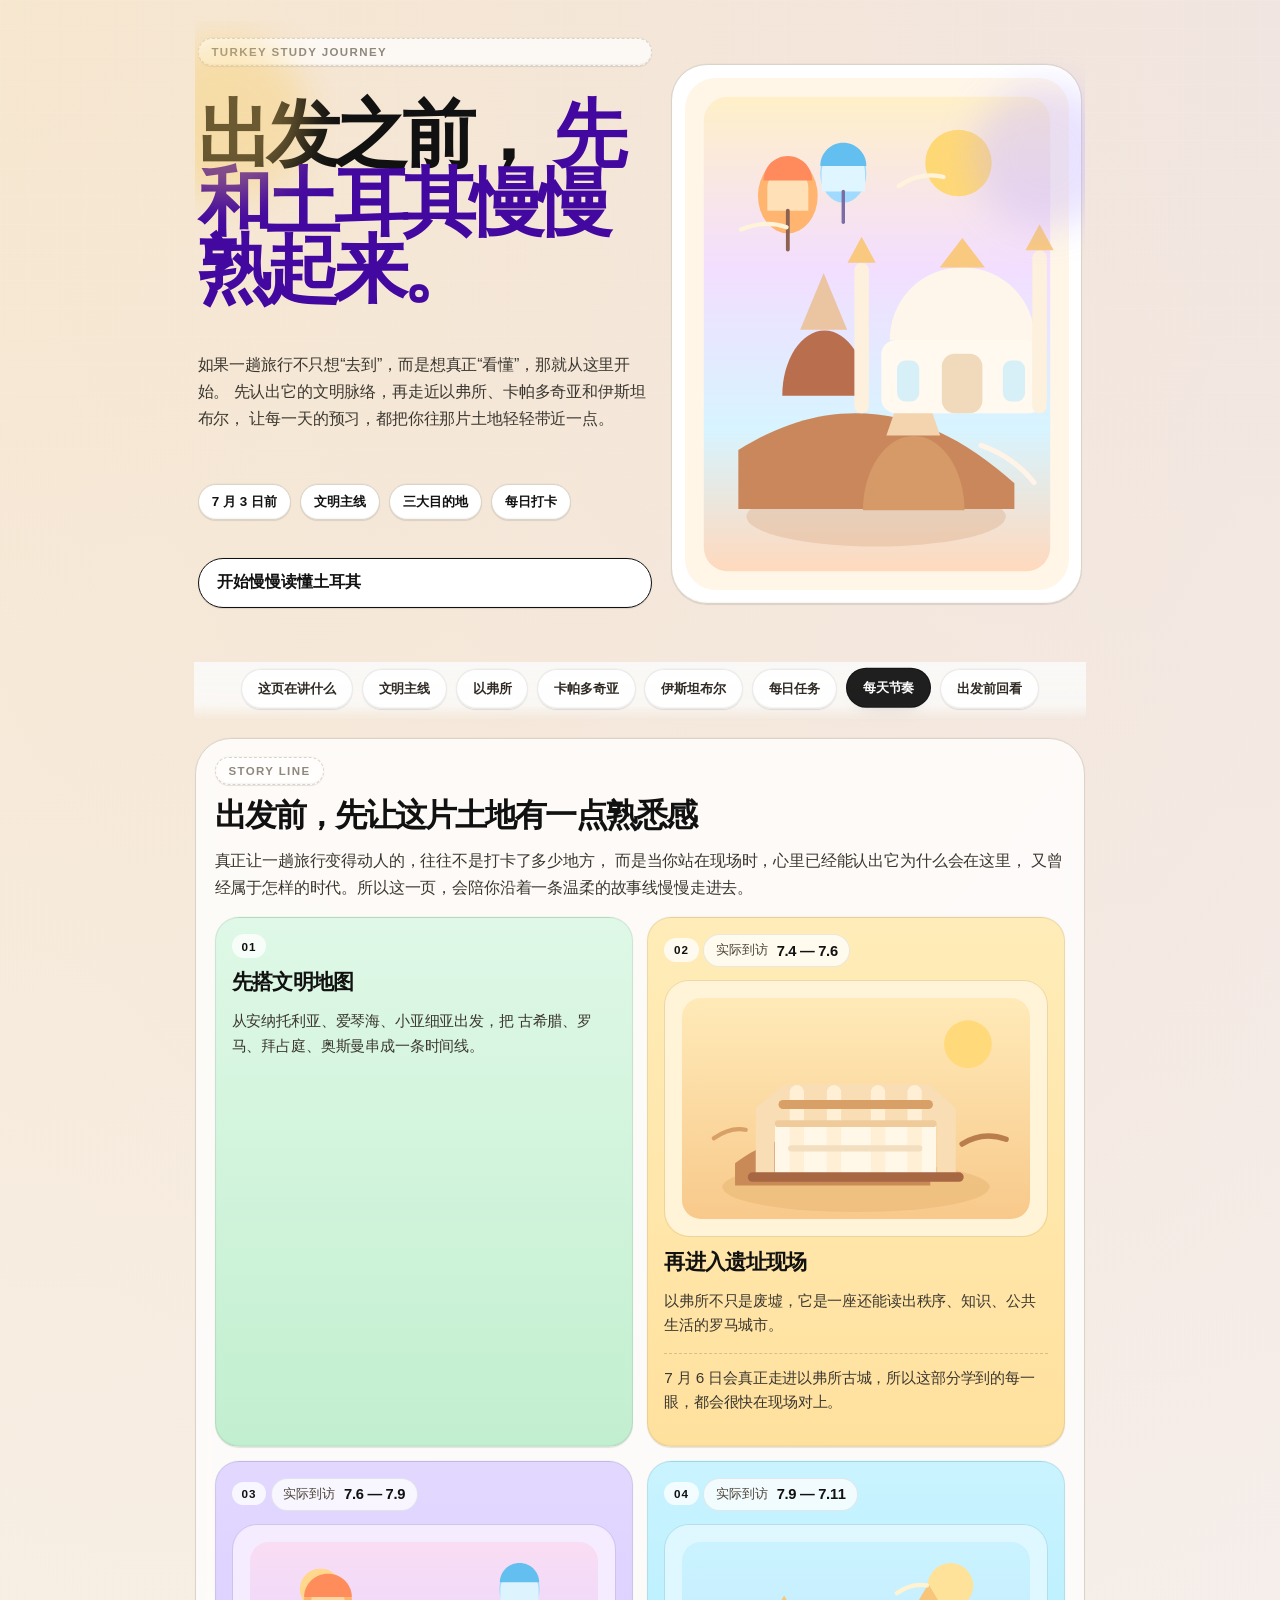
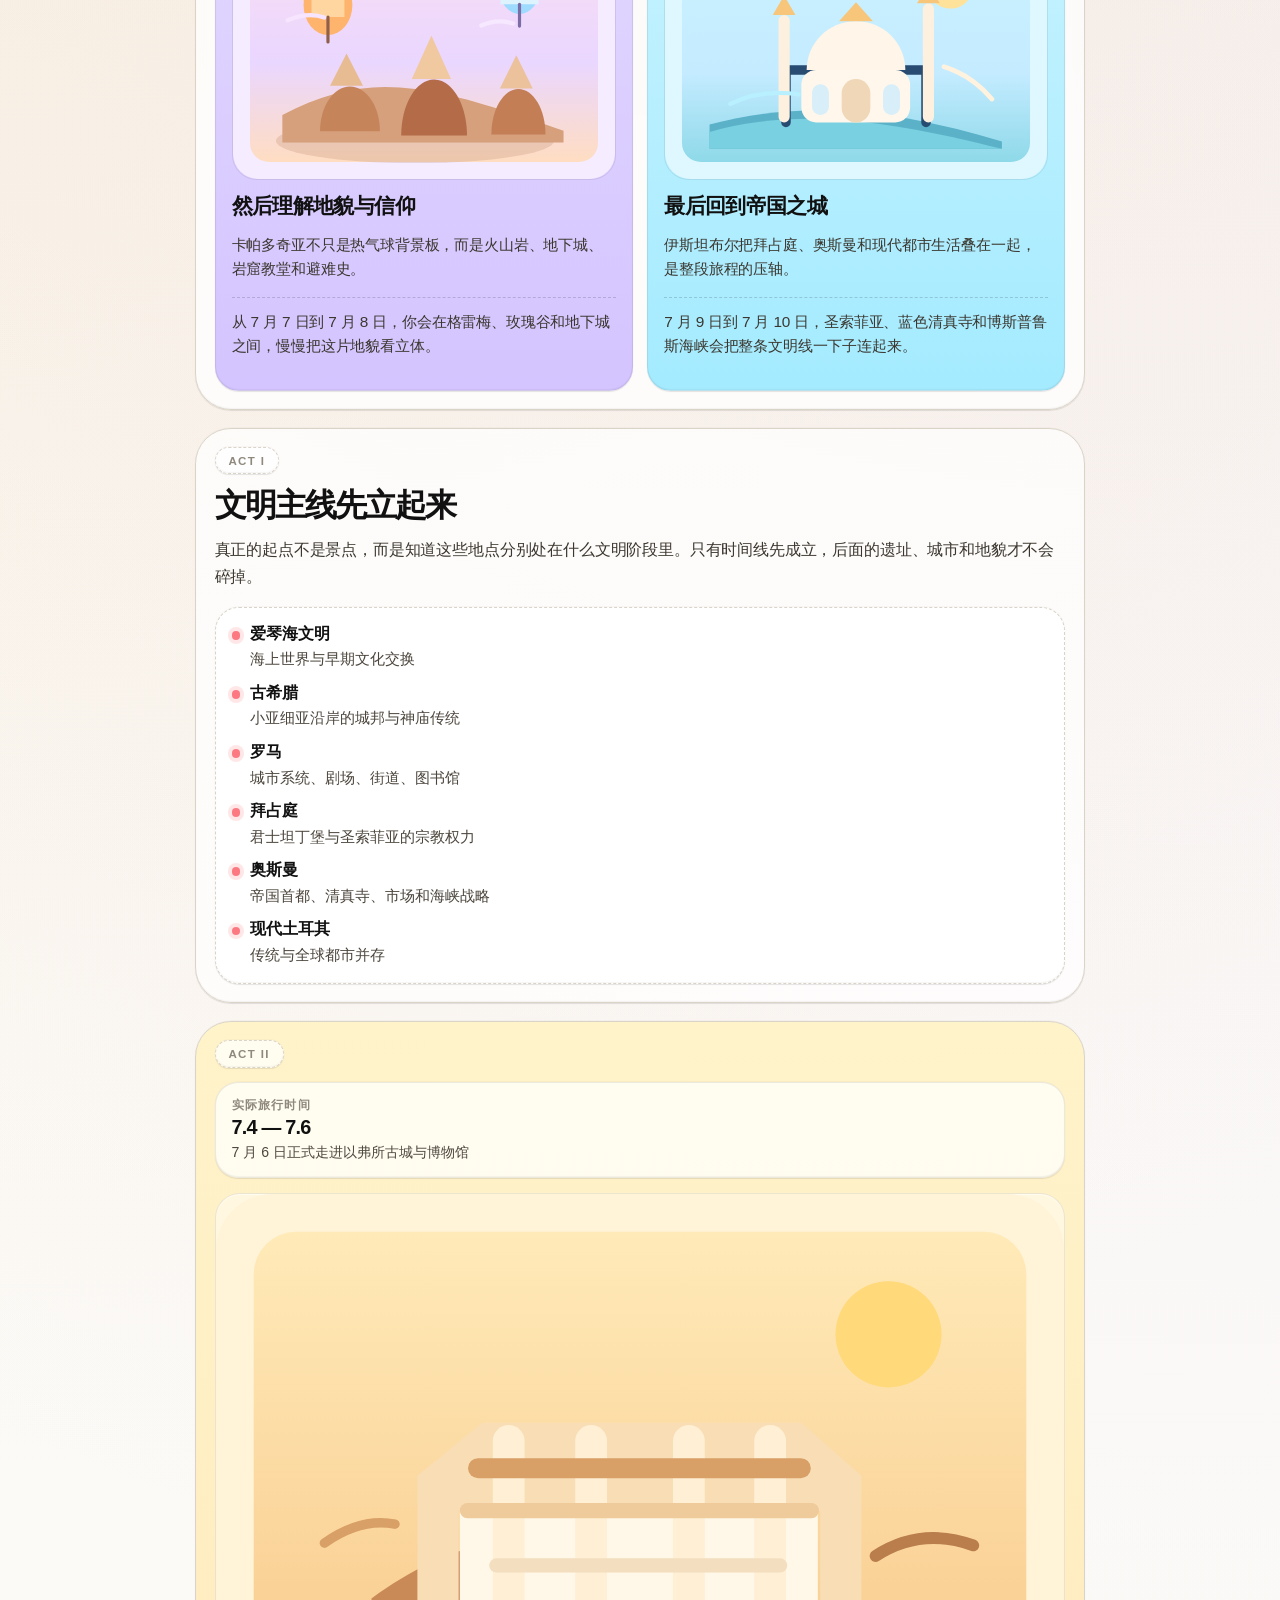
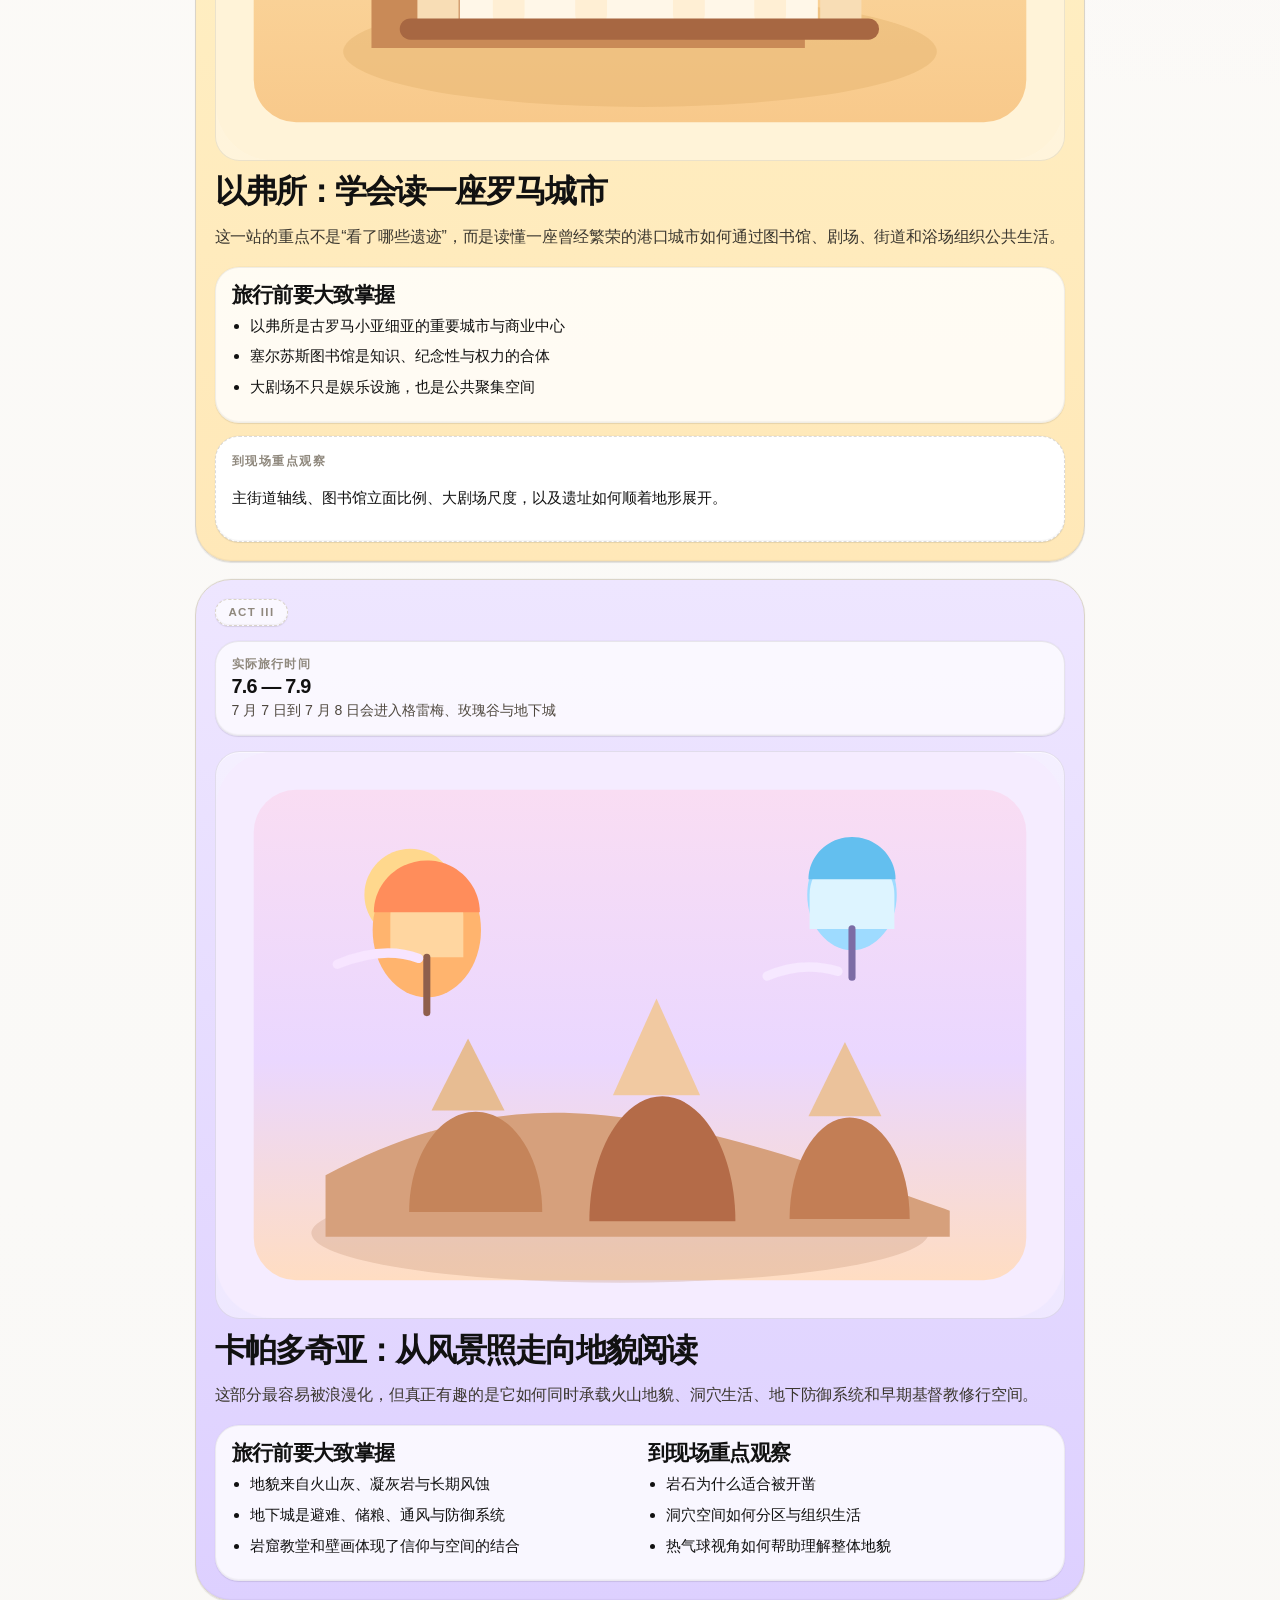
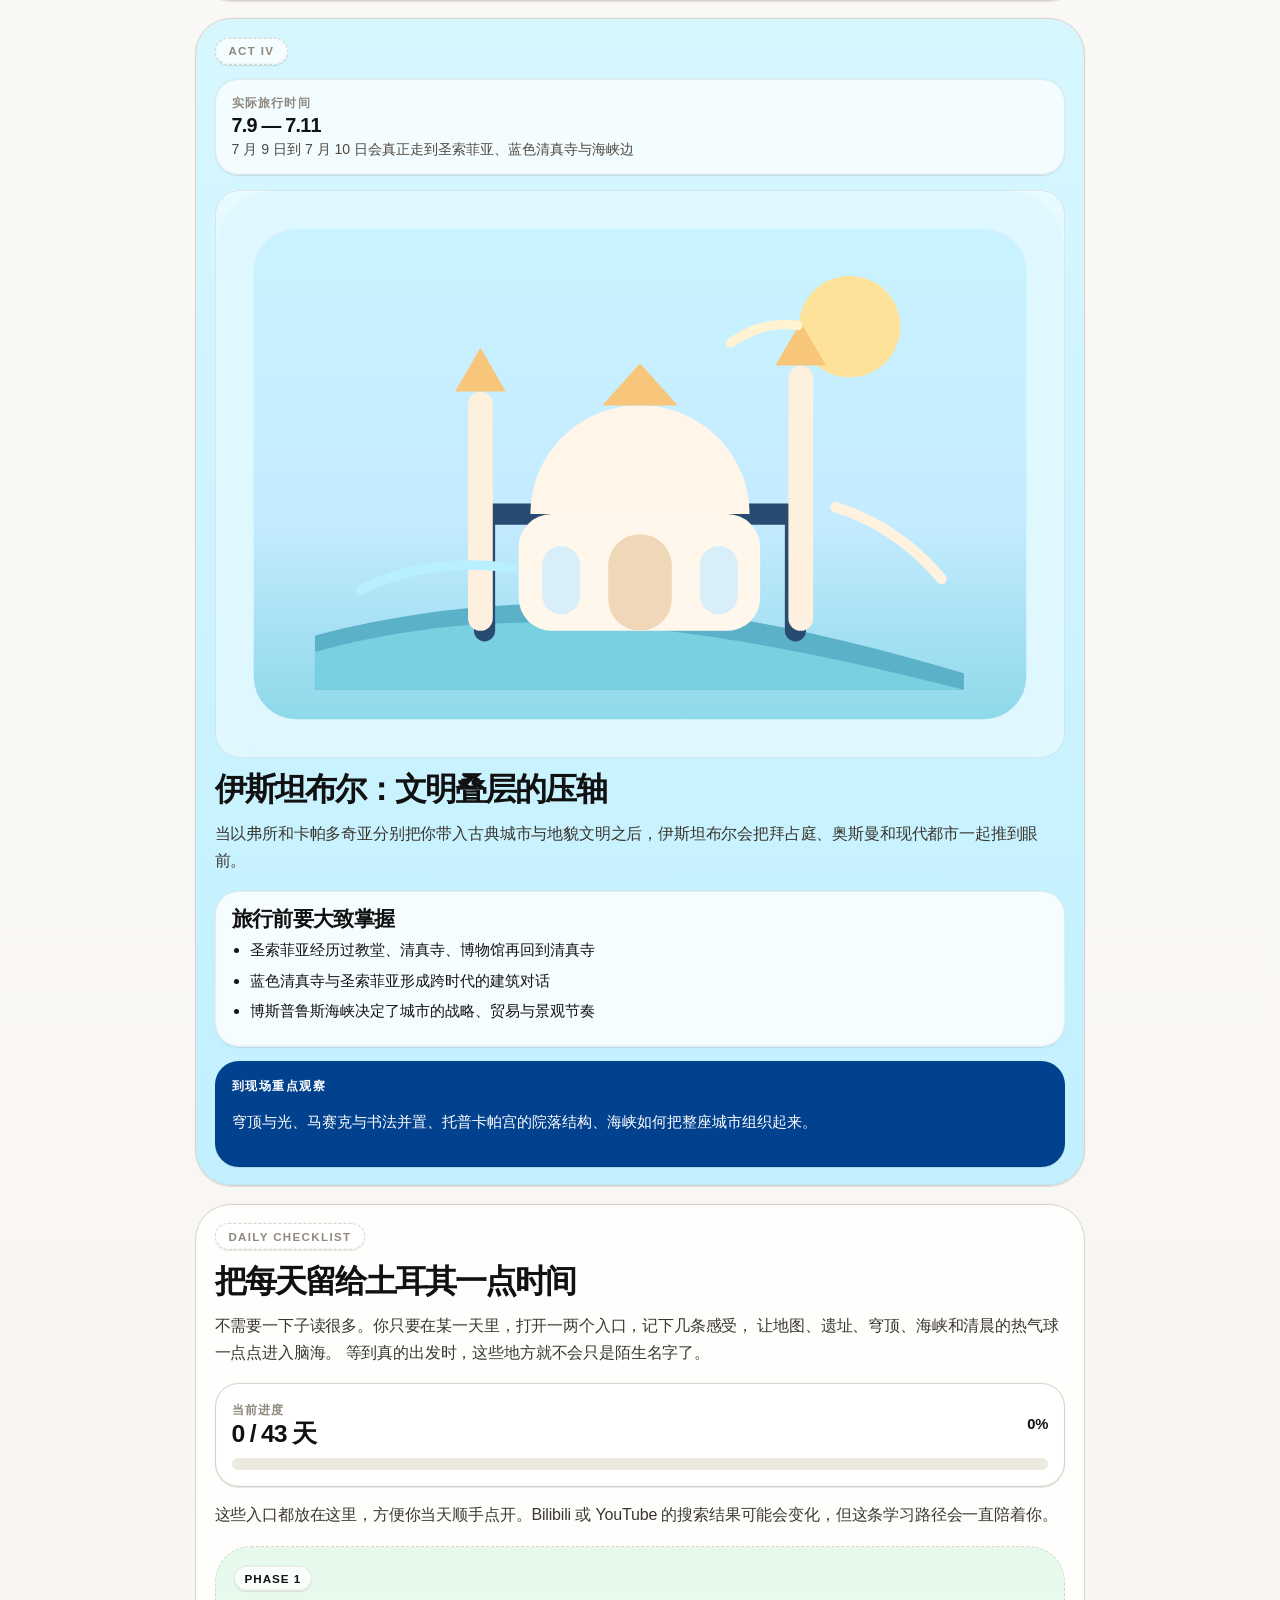
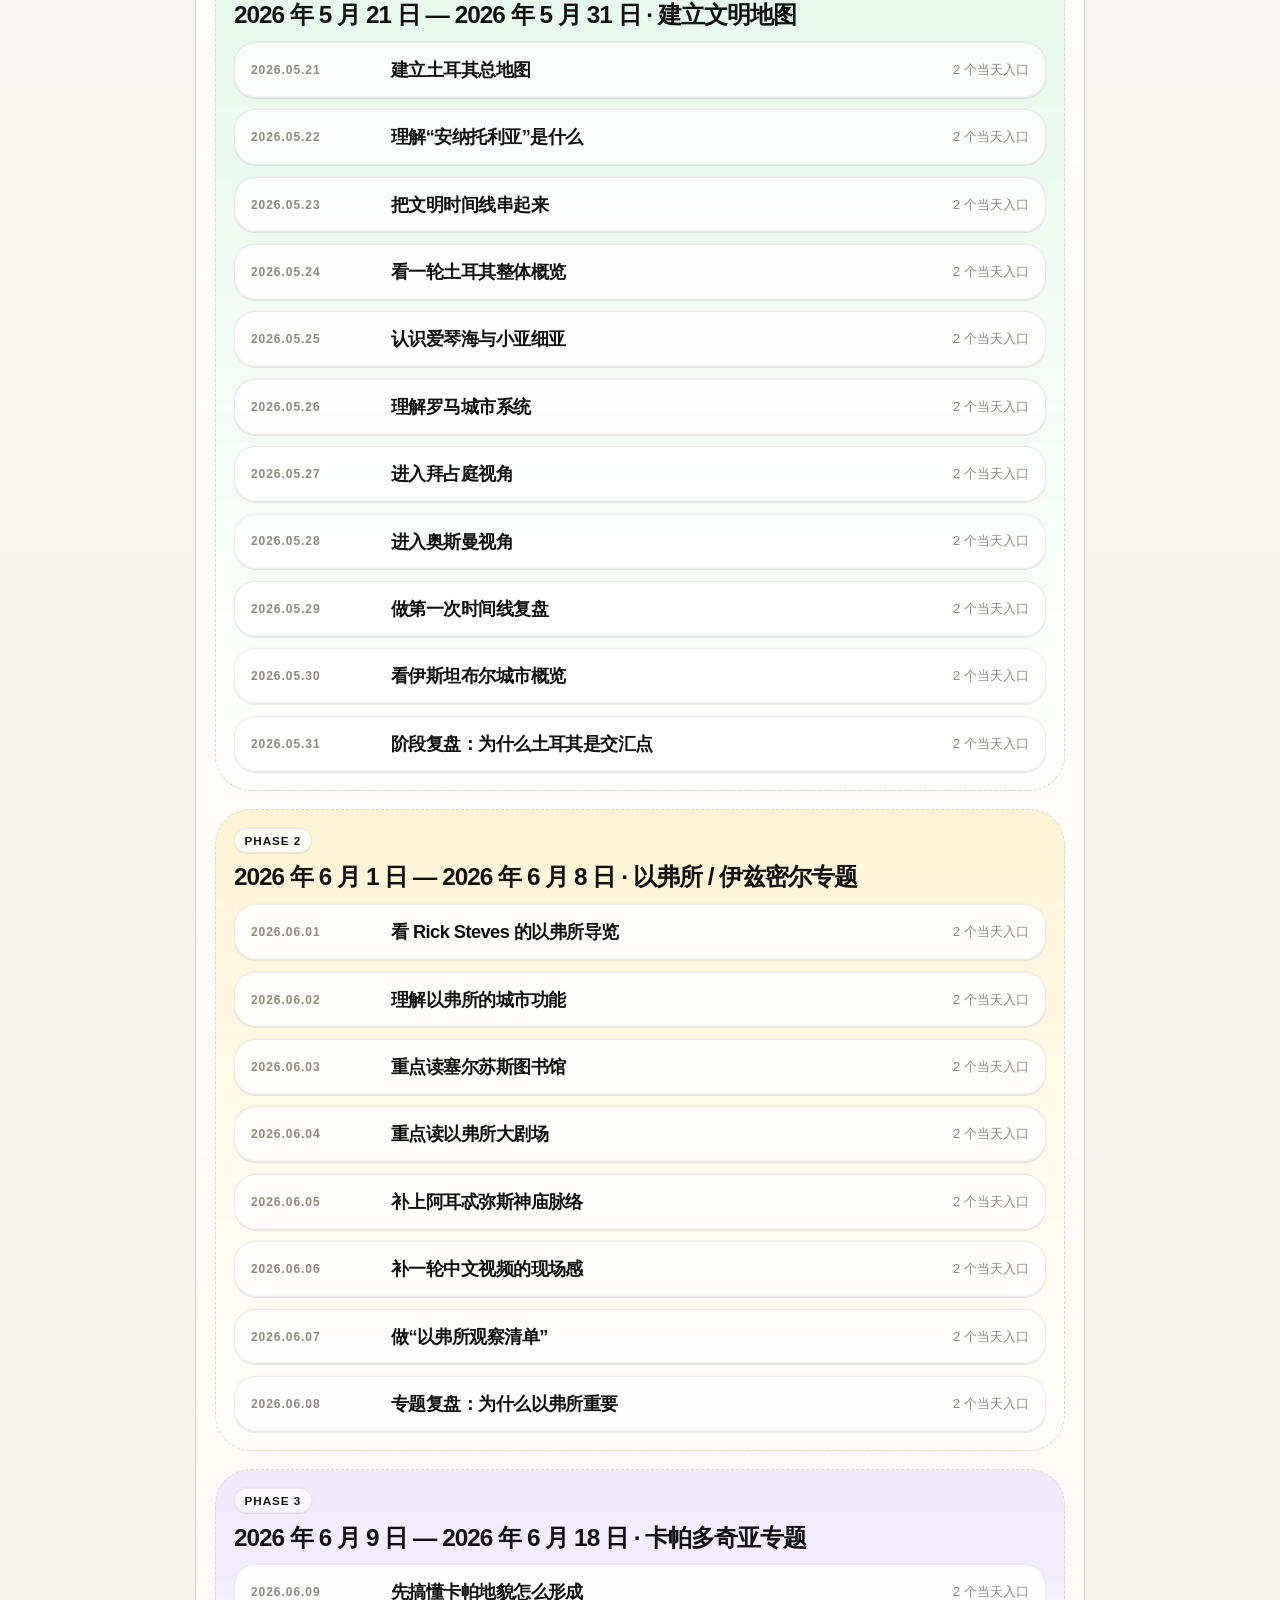
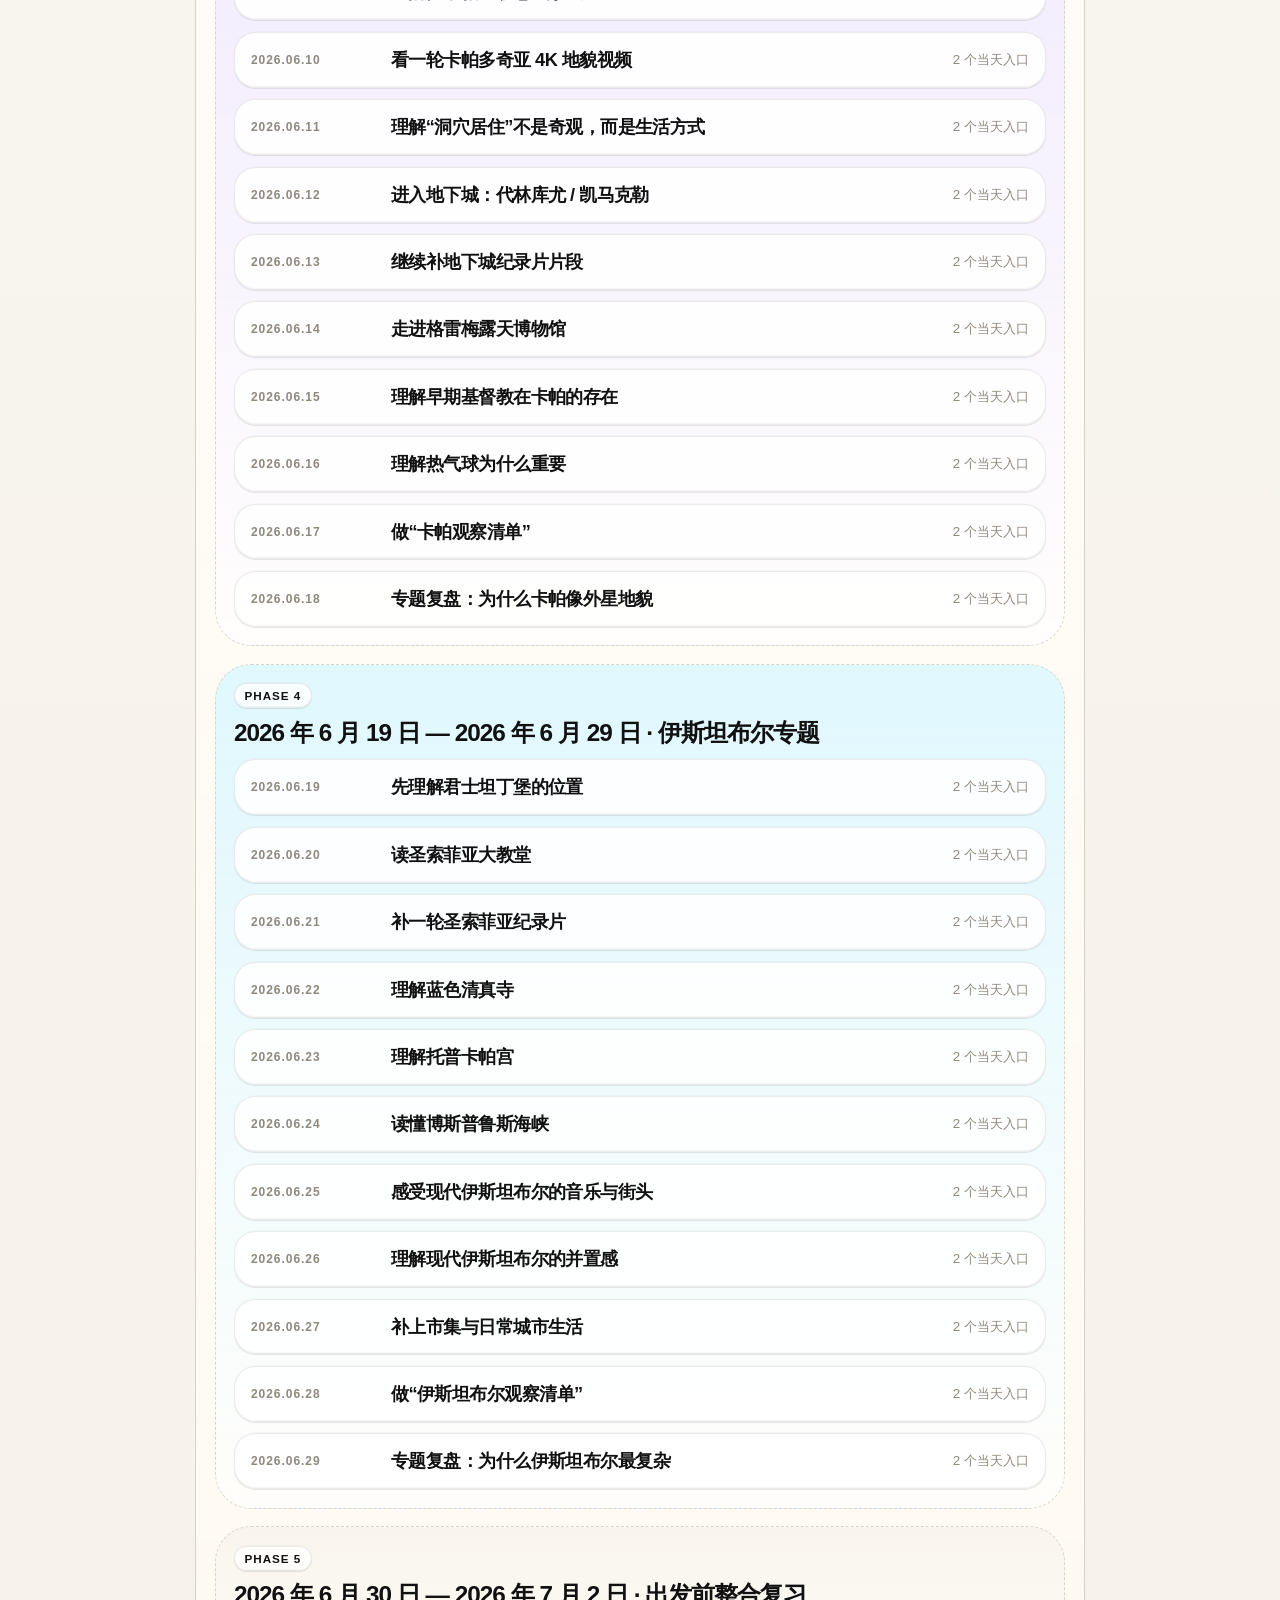
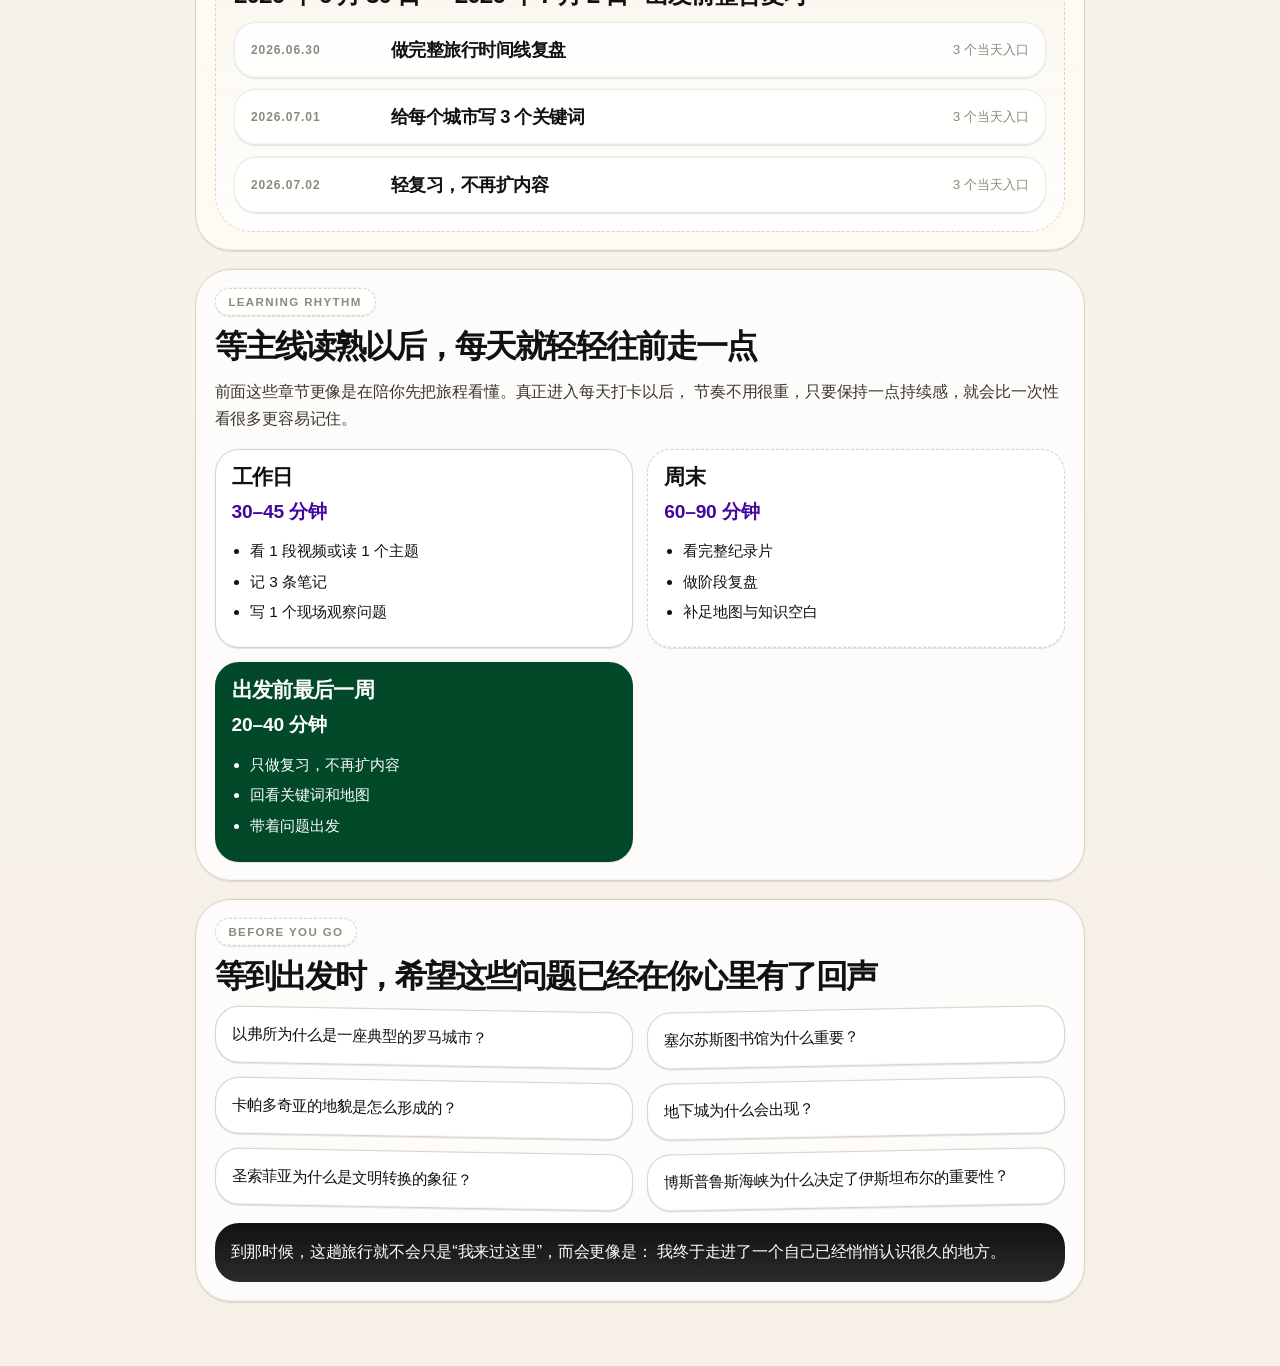
<file: index.html>
<!DOCTYPE html>
<html lang="zh-CN">
  <head>
    <meta charset="UTF-8" />
    <meta http-equiv="refresh" content="0; url=./turkey-pretrip-study-journey.html" />
    <meta name="viewport" content="width=device-width, initial-scale=1.0, viewport-fit=cover" />
    <title>正在打开土耳其行前学习旅程</title>
    <script>
      window.location.replace("./turkey-pretrip-study-journey.html");
    </script>
  </head>
  <body>
    <p>正在打开页面… 如果没有自动跳转，请点击 <a href="./turkey-pretrip-study-journey.html">这里</a>。</p>
  </body>
  </html>
</file>
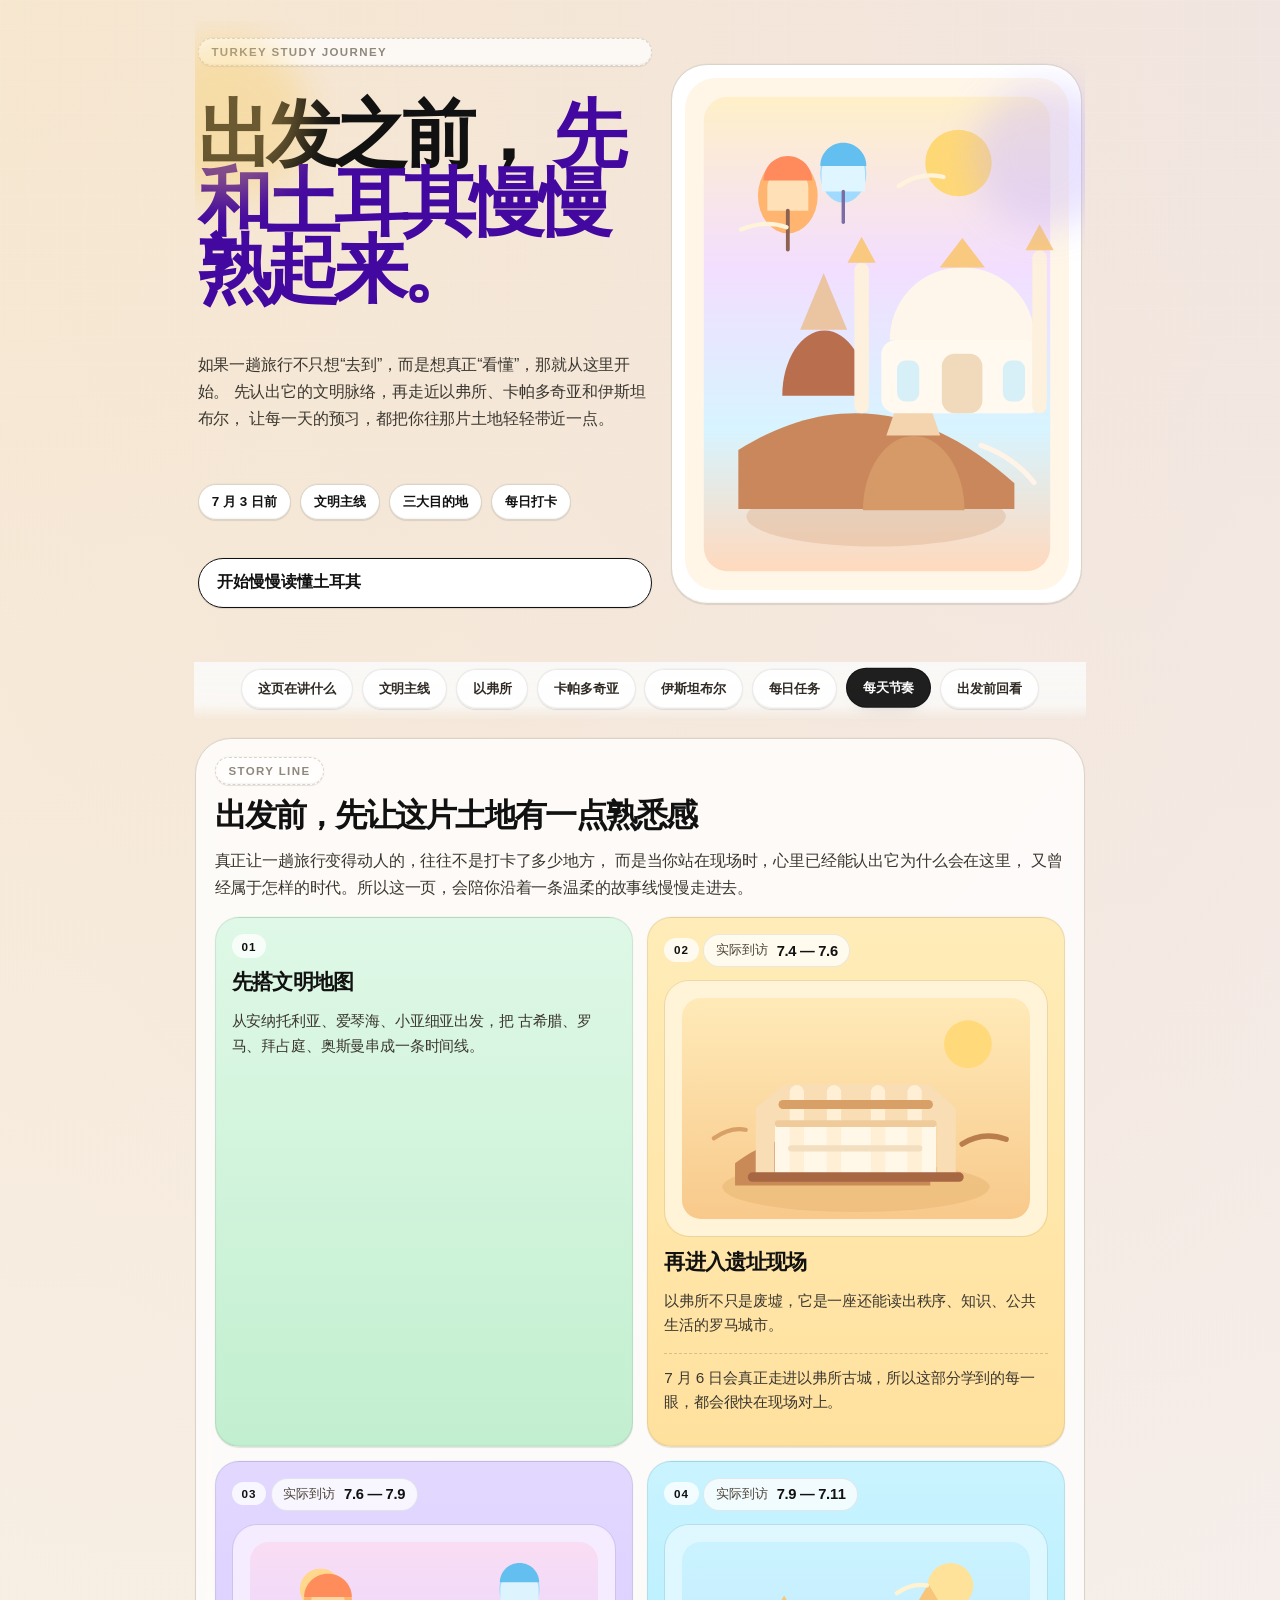
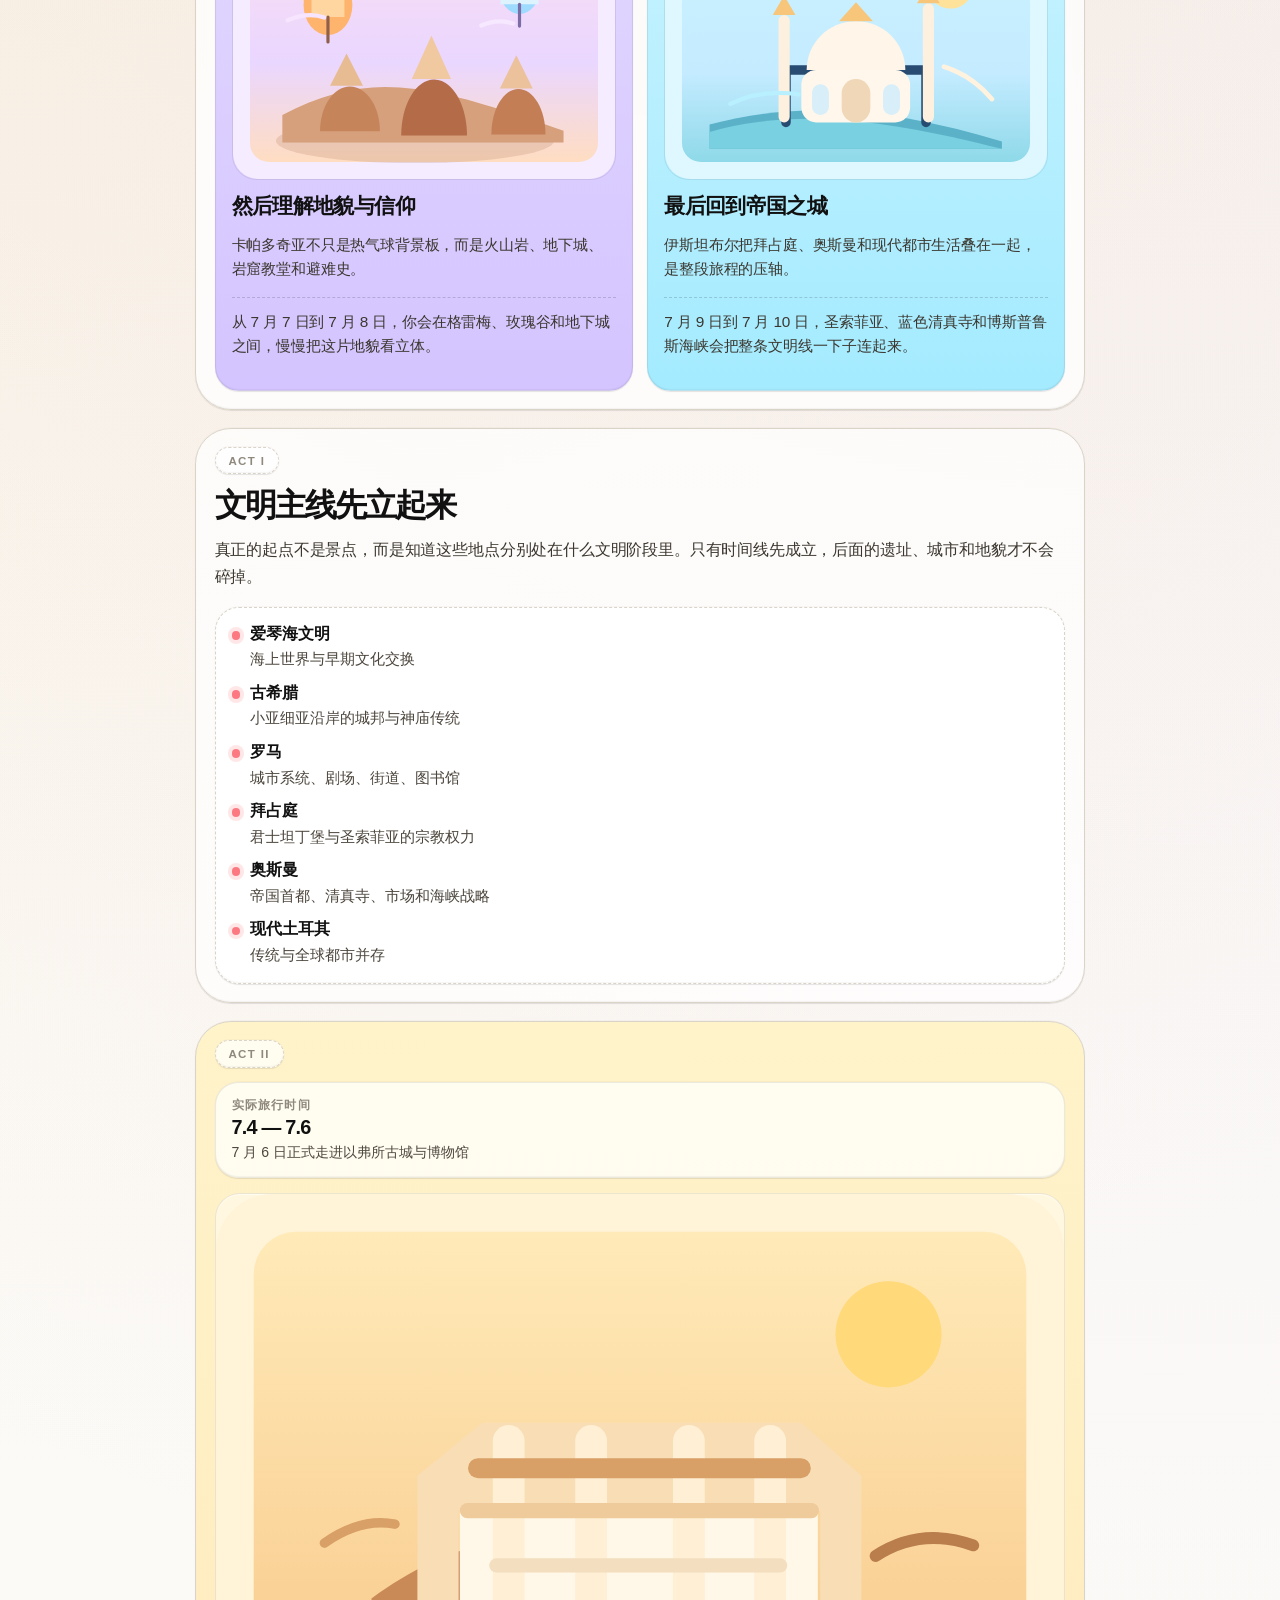
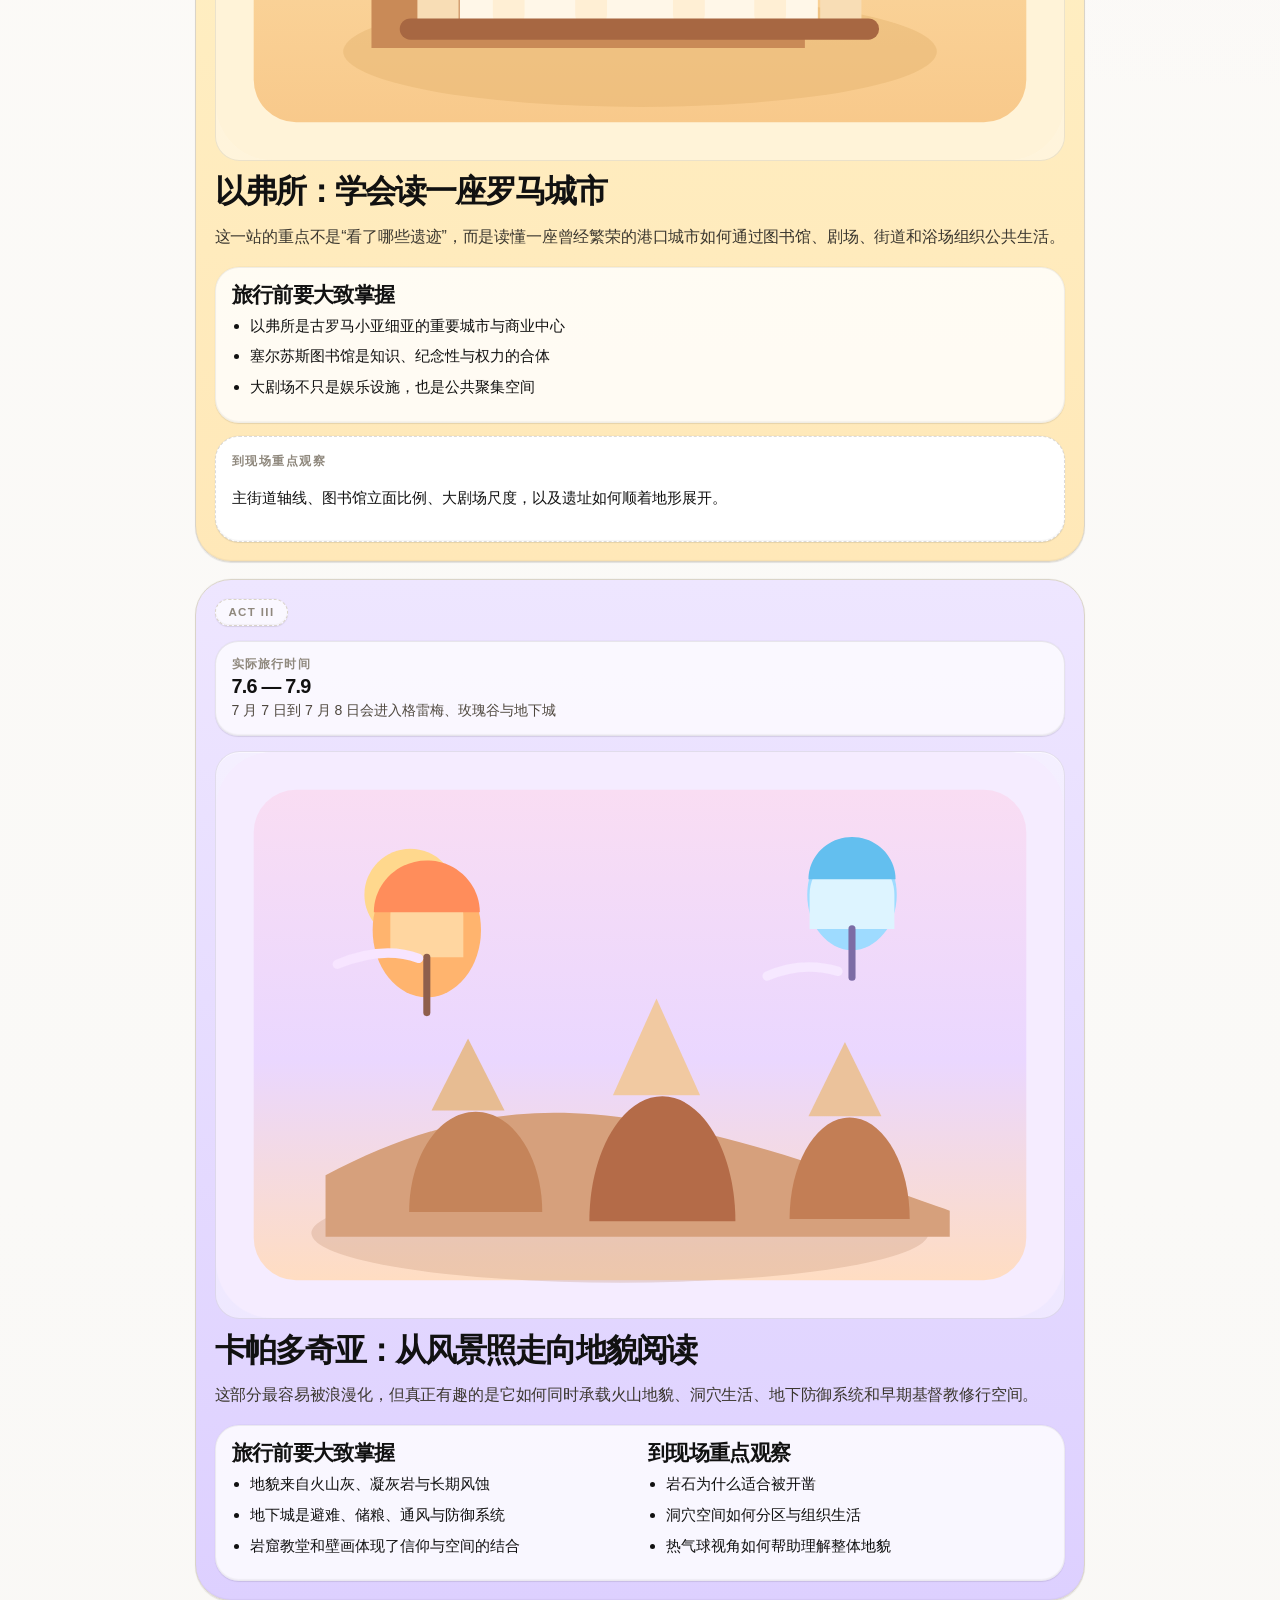
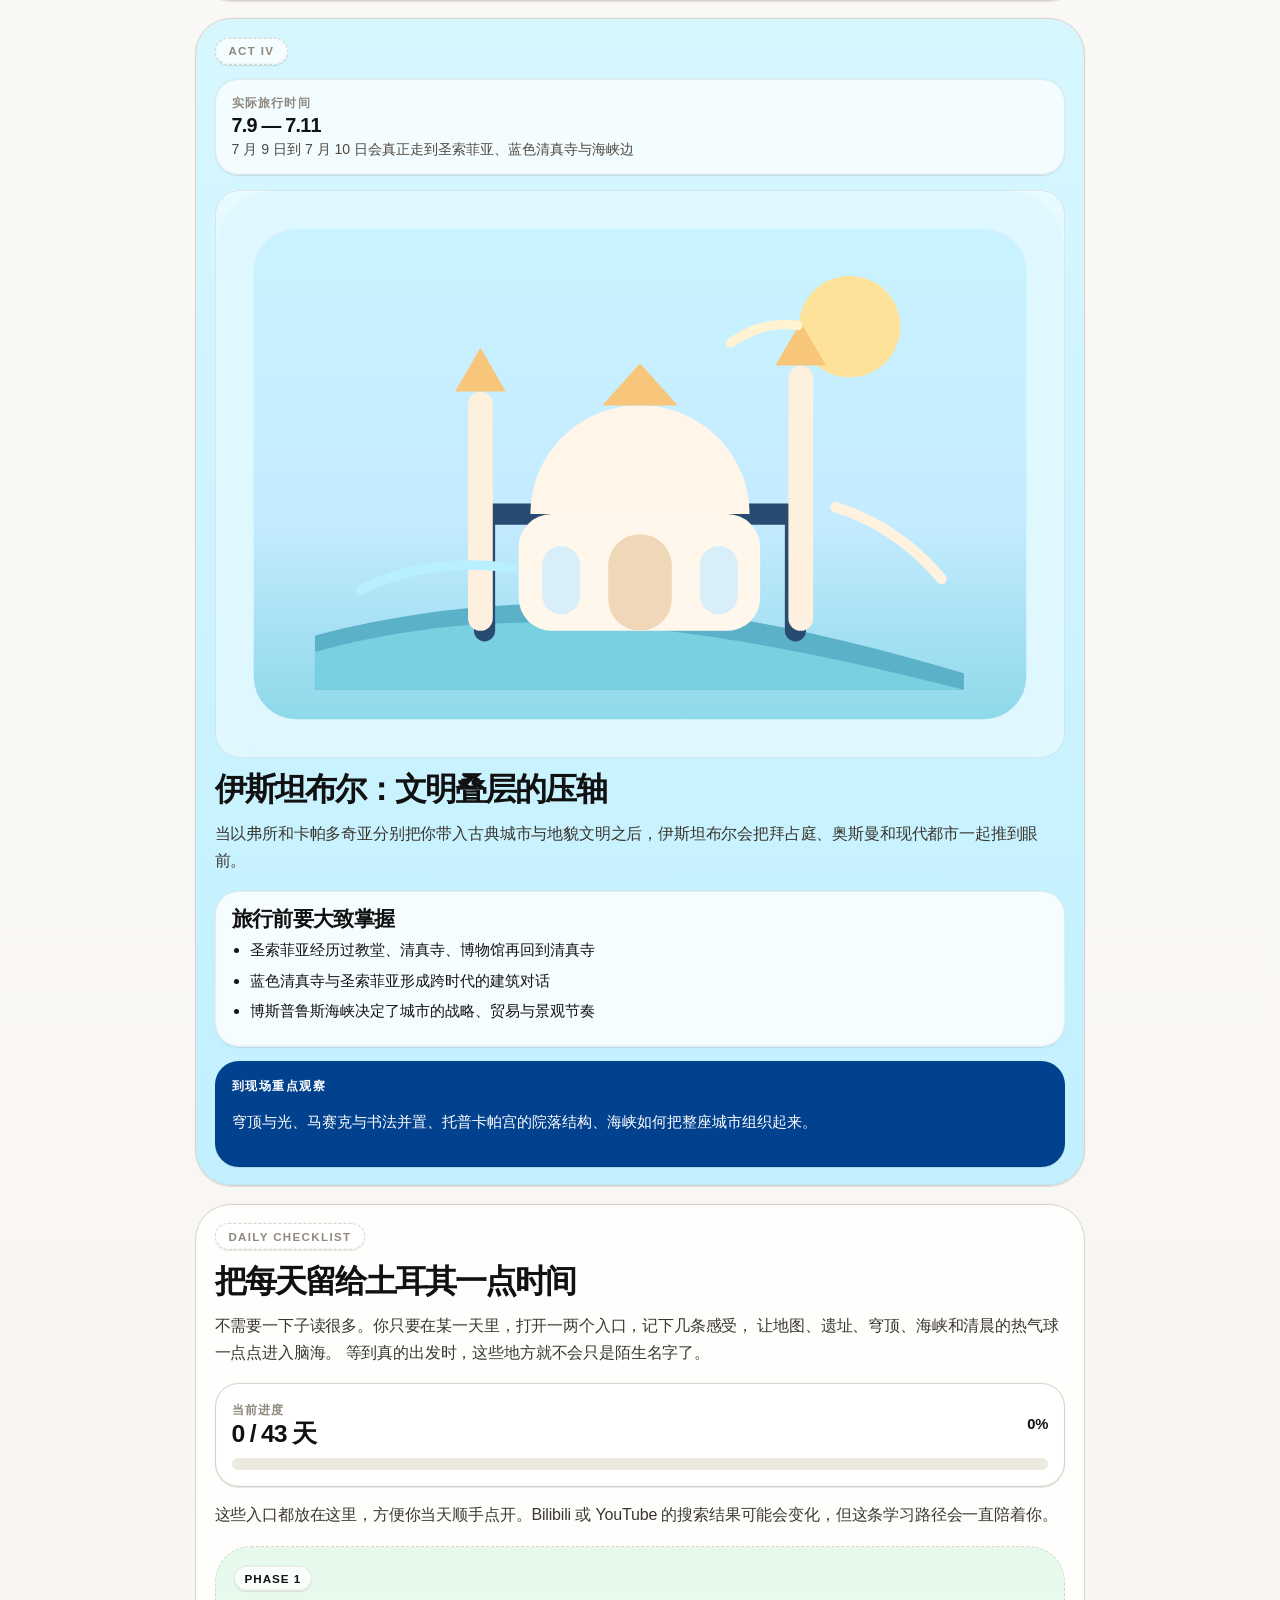
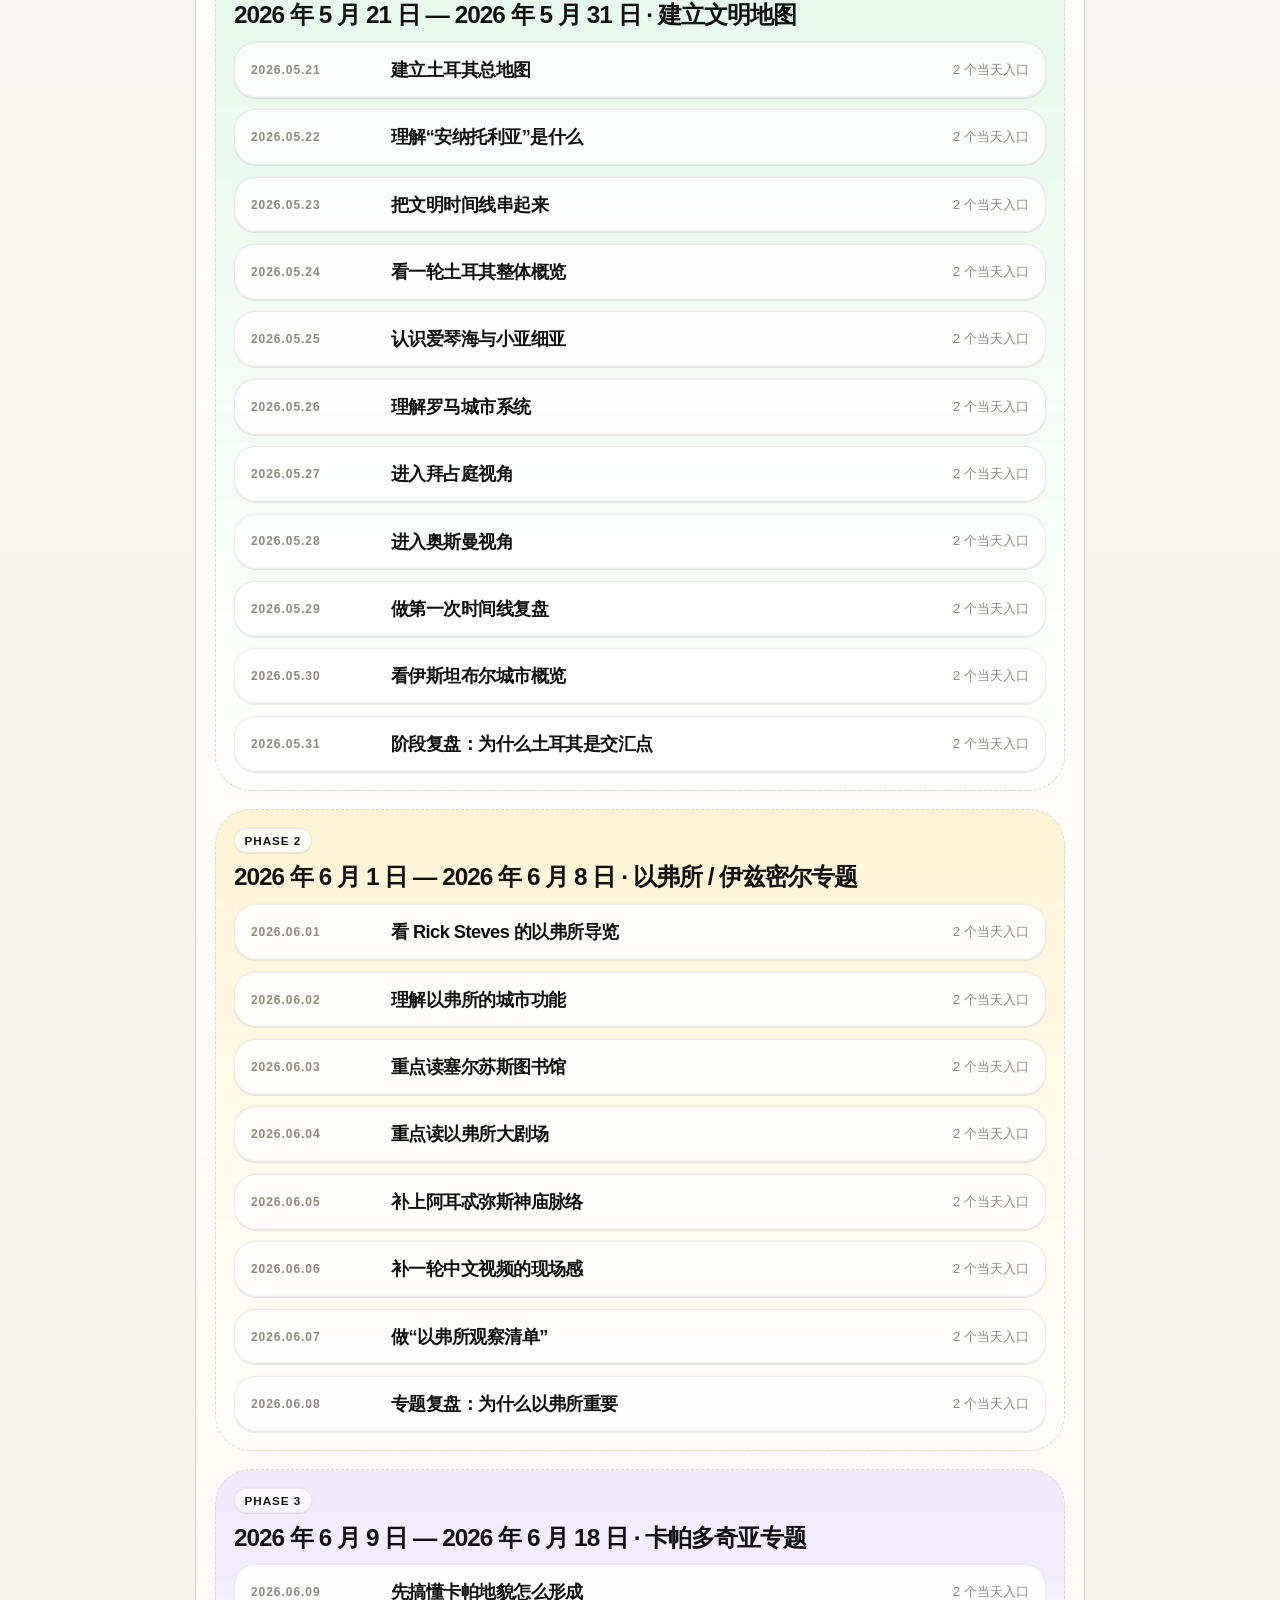
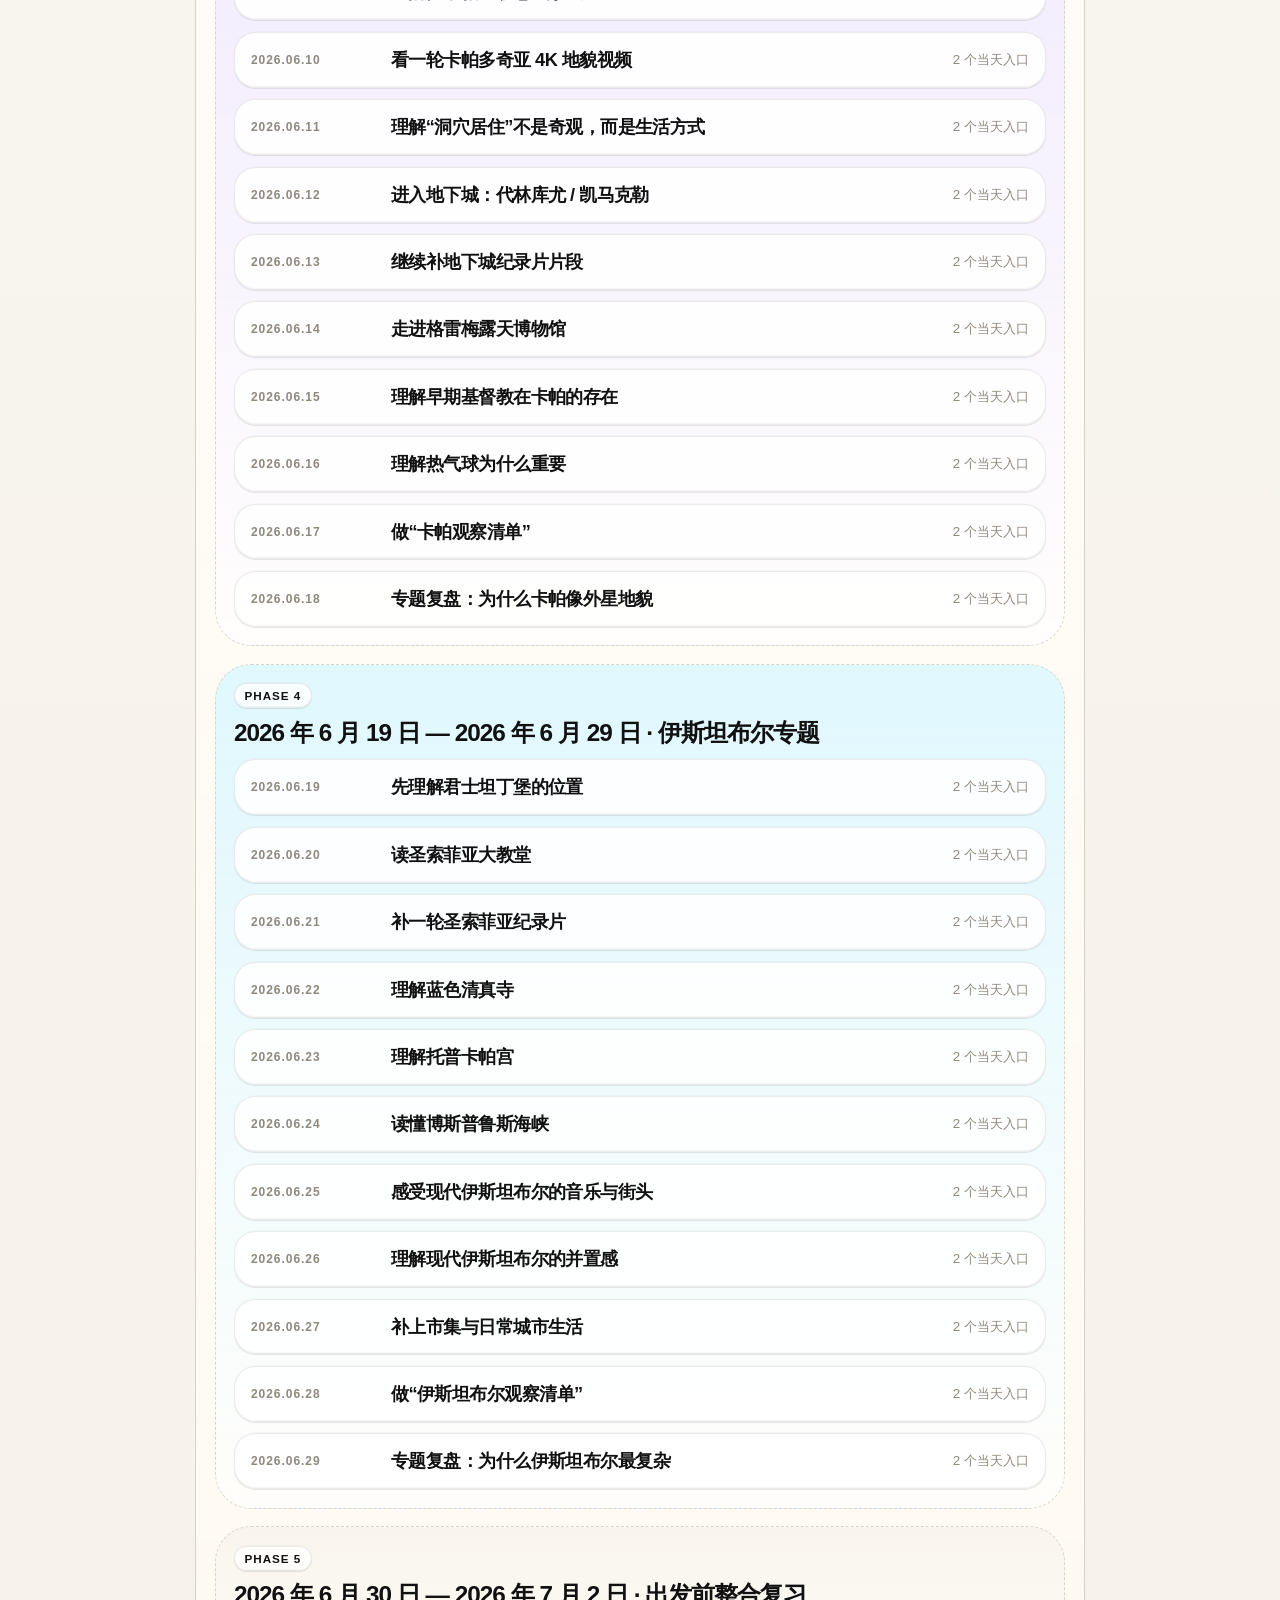
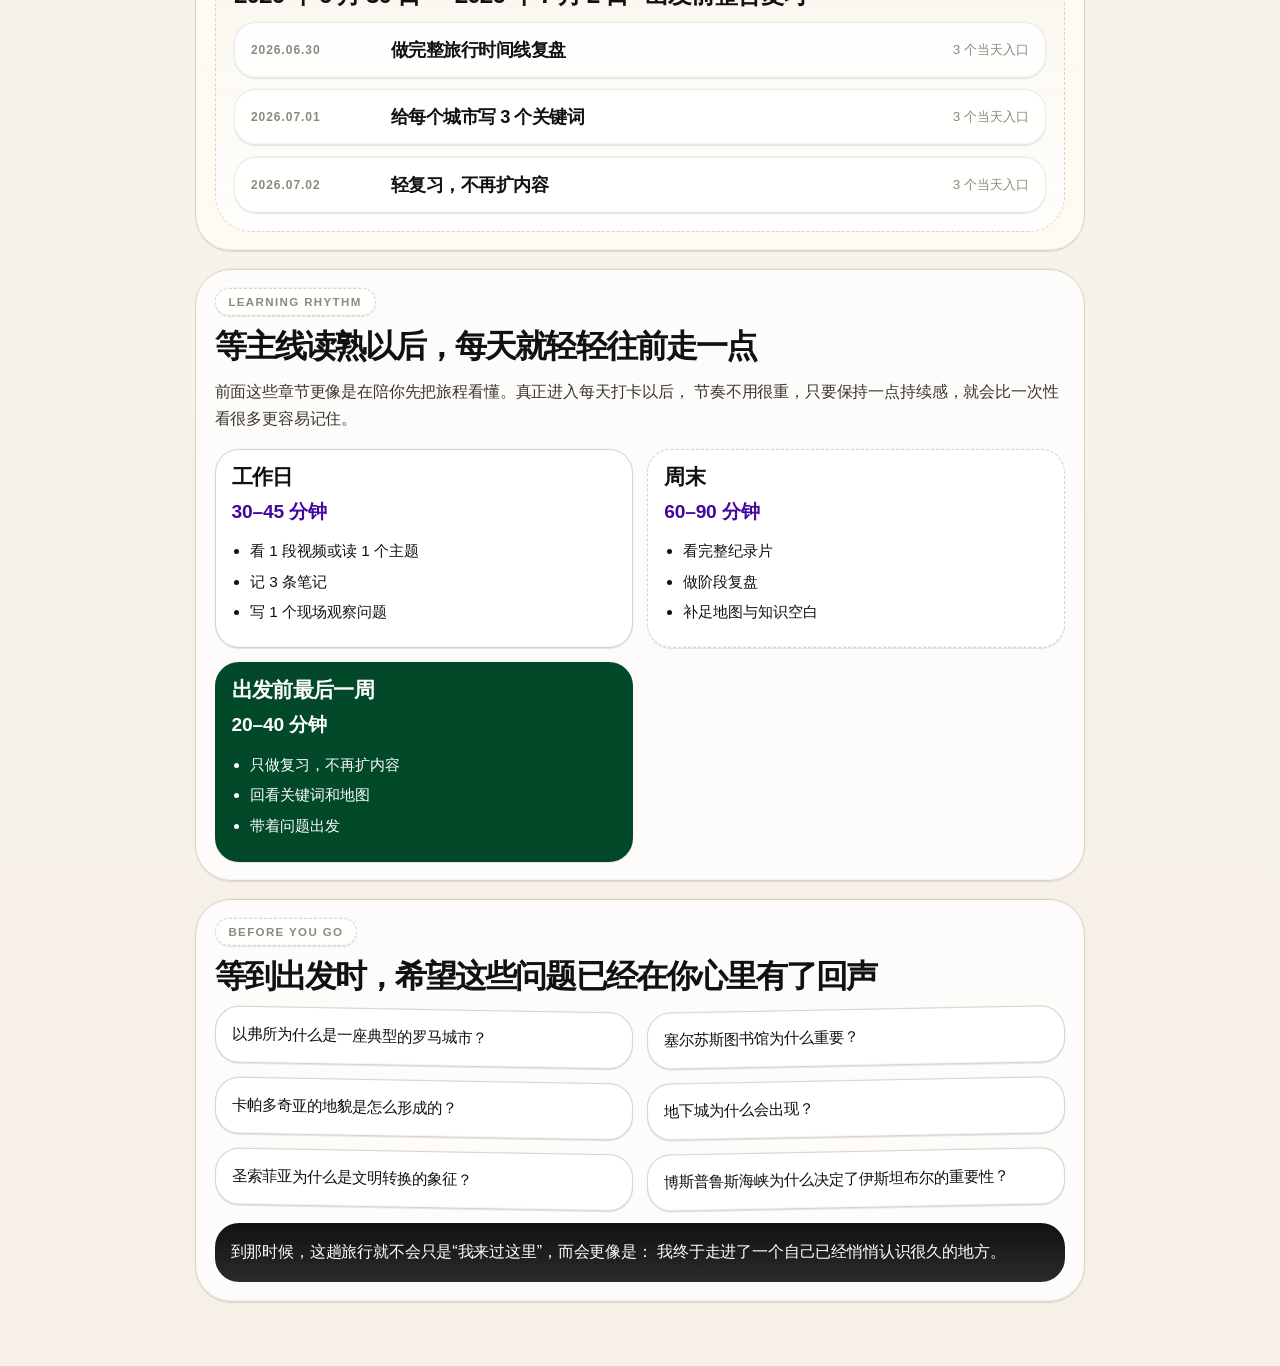
<file: turkey-pretrip-study-journey.html>
<!DOCTYPE html>
<html lang="zh-CN">
  <head>
    <meta charset="UTF-8" />
    <meta
      name="viewport"
      content="width=device-width, initial-scale=1.0, viewport-fit=cover"
    />
    <title>土耳其旅行前学习旅程</title>
    <meta
      name="description"
      content="一张 Clay 风格的移动端长页，陪你在出发前慢慢读懂土耳其。"
    />
    <link rel="stylesheet" href="./styles.css?v=20260521b" />
  </head>
  <body>
    <div class="page-shell">
      <header class="hero">
        <div class="hero__halo hero__halo--left"></div>
        <div class="hero__halo hero__halo--right"></div>

        <div class="eyebrow">Turkey Study Journey</div>

        <h1>
          出发之前，
          <span>先和土耳其慢慢熟起来。</span>
        </h1>

        <p class="hero__lede">
          如果一趟旅行不只想“去到”，而是想真正“看懂”，那就从这里开始。
          先认出它的文明脉络，再走近以弗所、卡帕多奇亚和伊斯坦布尔，
          让每一天的预习，都把你往那片土地轻轻带近一点。
        </p>

        <div class="hero__chips">
          <span>7 月 3 日前</span>
          <span>文明主线</span>
          <span>三大目的地</span>
          <span>每日打卡</span>
        </div>

        <a class="hero__button" href="#story">开始慢慢读懂土耳其</a>

        <figure class="hero__art-card">
          <img
            src="./hero-turkey-clay.svg"
            alt="Clay 风格的土耳其旅行学习主视觉，包含伊斯坦布尔、卡帕多奇亚和以弗所元素"
          />
        </figure>
      </header>

      <nav class="section-nav" aria-label="页面导航">
        <div class="section-nav__track">
          <a class="section-nav__link" href="#story" data-nav-target="story">
            <span class="section-nav__label">这页在讲什么</span>
          </a>
          <a class="section-nav__link" href="#civilization" data-nav-target="civilization">
            <span class="section-nav__label">文明主线</span>
          </a>
          <a class="section-nav__link" href="#ephesus" data-nav-target="ephesus">
            <span class="section-nav__label">以弗所</span>
          </a>
          <a class="section-nav__link" href="#cappadocia" data-nav-target="cappadocia">
            <span class="section-nav__label">卡帕多奇亚</span>
          </a>
          <a class="section-nav__link" href="#istanbul" data-nav-target="istanbul">
            <span class="section-nav__label">伊斯坦布尔</span>
          </a>
          <a class="section-nav__link" href="#schedule" data-nav-target="schedule">
            <span class="section-nav__label">每日任务</span>
          </a>
          <a class="section-nav__link" href="#rhythm" data-nav-target="rhythm">
            <span class="section-nav__label">每天节奏</span>
          </a>
          <a class="section-nav__link" href="#questions" data-nav-target="questions">
            <span class="section-nav__label">出发前回看</span>
          </a>
        </div>
      </nav>

      <main>
        <section class="panel intro-panel" id="story">
          <div class="eyebrow">Story Line</div>
          <h2>出发前，先让这片土地有一点熟悉感</h2>
          <p>
            真正让一趟旅行变得动人的，往往不是打卡了多少地方，
            而是当你站在现场时，心里已经能认出它为什么会在这里，
            又曾经属于怎样的时代。所以这一页，会陪你沿着一条温柔的故事线慢慢走进去。
          </p>

          <div class="story-grid">
            <article class="story-card story-card--matcha">
              <span class="story-card__index">01</span>
              <h3>先搭文明地图</h3>
              <p>
                从安纳托利亚、爱琴海、小亚细亚出发，把
                古希腊、罗马、拜占庭、奥斯曼串成一条时间线。
              </p>
            </article>

            <article class="story-card story-card--lemon">
              <span class="story-card__index">02</span>
              <div class="story-card__trip">
                <span>实际到访</span>
                <strong>7.4 — 7.6</strong>
              </div>
              <figure class="story-card__media">
                <img src="./ephesus-clay.svg" alt="Clay 风格的以弗所插画，表现罗马遗址与塞尔苏斯图书馆立面" />
              </figure>
              <h3>再进入遗址现场</h3>
              <p>
                以弗所不只是废墟，它是一座还能读出秩序、知识、公共生活的罗马城市。
              </p>
              <p class="story-card__note">7 月 6 日会真正走进以弗所古城，所以这部分学到的每一眼，都会很快在现场对上。</p>
            </article>

            <article class="story-card story-card--ube">
              <span class="story-card__index">03</span>
              <div class="story-card__trip">
                <span>实际到访</span>
                <strong>7.6 — 7.9</strong>
              </div>
              <figure class="story-card__media">
                <img src="./cappadocia-clay.svg" alt="Clay 风格的卡帕多奇亚插画，包含热气球、仙人烟囱与山谷地貌" />
              </figure>
              <h3>然后理解地貌与信仰</h3>
              <p>
                卡帕多奇亚不只是热气球背景板，而是火山岩、地下城、岩窟教堂和避难史。
              </p>
              <p class="story-card__note">从 7 月 7 日到 7 月 8 日，你会在格雷梅、玫瑰谷和地下城之间，慢慢把这片地貌看立体。</p>
            </article>

            <article class="story-card story-card--slushie">
              <span class="story-card__index">04</span>
              <div class="story-card__trip">
                <span>实际到访</span>
                <strong>7.9 — 7.11</strong>
              </div>
              <figure class="story-card__media">
                <img src="./istanbul-clay.svg" alt="Clay 风格的伊斯坦布尔插画，表现圣索菲亚穹顶、尖塔与海峡水面" />
              </figure>
              <h3>最后回到帝国之城</h3>
              <p>
                伊斯坦布尔把拜占庭、奥斯曼和现代都市生活叠在一起，是整段旅程的压轴。
              </p>
              <p class="story-card__note">7 月 9 日到 7 月 10 日，圣索菲亚、蓝色清真寺和博斯普鲁斯海峡会把整条文明线一下子连起来。</p>
            </article>
          </div>
        </section>

        <section class="destination destination--cream" id="civilization">
          <div class="eyebrow">Act I</div>
          <h2>文明主线先立起来</h2>
          <p class="section-copy">
            真正的起点不是景点，而是知道这些地点分别处在什么文明阶段里。只有时间线先成立，后面的遗址、城市和地貌才不会碎掉。
          </p>

          <div class="timeline-card">
            <div class="timeline-step">
              <span>爱琴海文明</span>
              <small>海上世界与早期文化交换</small>
            </div>
            <div class="timeline-step">
              <span>古希腊</span>
              <small>小亚细亚沿岸的城邦与神庙传统</small>
            </div>
            <div class="timeline-step">
              <span>罗马</span>
              <small>城市系统、剧场、街道、图书馆</small>
            </div>
            <div class="timeline-step">
              <span>拜占庭</span>
              <small>君士坦丁堡与圣索菲亚的宗教权力</small>
            </div>
            <div class="timeline-step">
              <span>奥斯曼</span>
              <small>帝国首都、清真寺、市场和海峡战略</small>
            </div>
            <div class="timeline-step">
              <span>现代土耳其</span>
              <small>传统与全球都市并存</small>
            </div>
          </div>
        </section>

        <section class="destination destination--lemon" id="ephesus">
          <div class="eyebrow">Act II</div>
          <div class="destination__trip">
            <span class="destination__trip-label">实际旅行时间</span>
            <strong>7.4 — 7.6</strong>
            <small>7 月 6 日正式走进以弗所古城与博物馆</small>
          </div>
          <figure class="destination__art">
            <img src="./ephesus-clay.svg" alt="以弗所章节配图，呈现暖色罗马遗址氛围" />
          </figure>
          <h2>以弗所：学会读一座罗马城市</h2>
          <p class="section-copy">
            这一站的重点不是“看了哪些遗迹”，而是读懂一座曾经繁荣的港口城市如何通过图书馆、剧场、街道和浴场组织公共生活。
          </p>

          <div class="detail-card">
            <h3>旅行前要大致掌握</h3>
            <ul>
              <li>以弗所是古罗马小亚细亚的重要城市与商业中心</li>
              <li>塞尔苏斯图书馆是知识、纪念性与权力的合体</li>
              <li>大剧场不只是娱乐设施，也是公共聚集空间</li>
            </ul>
          </div>

          <div class="observe-card">
            <span class="observe-card__title">到现场重点观察</span>
            <p>主街道轴线、图书馆立面比例、大剧场尺度，以及遗址如何顺着地形展开。</p>
          </div>
        </section>

        <section class="destination destination--ube" id="cappadocia">
          <div class="eyebrow">Act III</div>
          <div class="destination__trip">
            <span class="destination__trip-label">实际旅行时间</span>
            <strong>7.6 — 7.9</strong>
            <small>7 月 7 日到 7 月 8 日会进入格雷梅、玫瑰谷与地下城</small>
          </div>
          <figure class="destination__art">
            <img src="./cappadocia-clay.svg" alt="卡帕多奇亚章节配图，呈现热气球、岩柱与山谷层次" />
          </figure>
          <h2>卡帕多奇亚：从风景照走向地貌阅读</h2>
          <p class="section-copy">
            这部分最容易被浪漫化，但真正有趣的是它如何同时承载火山地貌、洞穴生活、地下防御系统和早期基督教修行空间。
          </p>

          <div class="detail-card detail-card--double">
            <div>
              <h3>旅行前要大致掌握</h3>
              <ul>
                <li>地貌来自火山灰、凝灰岩与长期风蚀</li>
                <li>地下城是避难、储粮、通风与防御系统</li>
                <li>岩窟教堂和壁画体现了信仰与空间的结合</li>
              </ul>
            </div>
            <div>
              <h3>到现场重点观察</h3>
              <ul>
                <li>岩石为什么适合被开凿</li>
                <li>洞穴空间如何分区与组织生活</li>
                <li>热气球视角如何帮助理解整体地貌</li>
              </ul>
            </div>
          </div>
        </section>

        <section class="destination destination--slushie" id="istanbul">
          <div class="eyebrow">Act IV</div>
          <div class="destination__trip">
            <span class="destination__trip-label">实际旅行时间</span>
            <strong>7.9 — 7.11</strong>
            <small>7 月 9 日到 7 月 10 日会真正走到圣索菲亚、蓝色清真寺与海峡边</small>
          </div>
          <figure class="destination__art">
            <img src="./istanbul-clay.svg" alt="伊斯坦布尔章节配图，呈现穹顶、尖塔与海峡水面" />
          </figure>
          <h2>伊斯坦布尔：文明叠层的压轴</h2>
          <p class="section-copy">
            当以弗所和卡帕多奇亚分别把你带入古典城市与地貌文明之后，伊斯坦布尔会把拜占庭、奥斯曼和现代都市一起推到眼前。
          </p>

          <div class="detail-card detail-card--stacked">
            <h3>旅行前要大致掌握</h3>
            <ul>
              <li>圣索菲亚经历过教堂、清真寺、博物馆再回到清真寺</li>
              <li>蓝色清真寺与圣索菲亚形成跨时代的建筑对话</li>
              <li>博斯普鲁斯海峡决定了城市的战略、贸易与景观节奏</li>
            </ul>
          </div>

          <div class="observe-card observe-card--navy">
            <span class="observe-card__title">到现场重点观察</span>
            <p>穹顶与光、马赛克与书法并置、托普卡帕宫的院落结构、海峡如何把整座城市组织起来。</p>
          </div>
        </section>

        <section class="panel schedule-panel" id="schedule">
          <div class="eyebrow">Daily Checklist</div>
          <h2>把每天留给土耳其一点时间</h2>
          <p>
            不需要一下子读很多。你只要在某一天里，打开一两个入口，记下几条感受，
            让地图、遗址、穹顶、海峡和清晨的热气球一点点进入脑海。
            等到真的出发时，这些地方就不会只是陌生名字了。
          </p>

          <div class="progress-card">
            <div>
              <span class="progress-card__label">当前进度</span>
              <strong><span data-complete-count>0</span> / <span data-total-count>0</span> 天</strong>
            </div>
            <div class="progress-card__percent" data-complete-percent>0%</div>
            <div class="progress-card__bar">
              <div class="progress-card__fill" data-progress-fill></div>
            </div>
          </div>

          <p class="schedule-note">
            这些入口都放在这里，方便你当天顺手点开。Bilibili 或 YouTube 的搜索结果可能会变化，但这条学习路径会一直陪着你。
          </p>

          <div class="phase-group phase-group--matcha">
            <div class="phase-group__heading">
              <span>Phase 1</span>
              <h3>2026 年 5 月 21 日 — 2026 年 5 月 31 日 · 建立文明地图</h3>
            </div>

            <details class="day-card">
              <summary>
                <span class="day-card__date">2026.05.21</span>
                <span class="day-card__title">建立土耳其总地图</span>
                <span class="day-card__meta">2 个原始链接</span>
              </summary>
              <div class="day-card__body">
                <p class="day-card__target">
                  <strong>掌握到：</strong>能在地图上指出伊兹密尔 / 以弗所、卡帕多奇亚、伊斯坦布尔三大区域，以及它们分别代表什么。
                </p>
                <ul class="day-card__tasks">
                  <li>先读安纳托利亚概览，建立空间感。</li>
                  <li>打开伊斯坦布尔官方总览页，感受城市整体面貌。</li>
                  <li>记下 3 个你最想优先理解的地点。</li>
                </ul>
                <div class="source-links">
                  <a href="https://www.britannica.com/place/Anatolia?utm_source=chatgpt.com" target="_blank" rel="noreferrer">Britannica · Anatolia</a>
                  <a href="https://visit.istanbul/?utm_source=chatgpt.com" target="_blank" rel="noreferrer">Visit Istanbul</a>
                </div>
                <label class="complete-toggle"><input type="checkbox" data-progress-id="2026-05-21" /> 今天完成</label>
              </div>
            </details>

            <details class="day-card">
              <summary>
                <span class="day-card__date">2026.05.22</span>
                <span class="day-card__title">理解“安纳托利亚”是什么</span>
                <span class="day-card__meta">2 个原始链接</span>
              </summary>
              <div class="day-card__body">
                <p class="day-card__target">
                  <strong>掌握到：</strong>知道安纳托利亚是现代土耳其亚洲部分，也是东西文明长期穿行的陆桥。
                </p>
                <ul class="day-card__tasks">
                  <li>读一版简短概览，再读一版完整解释。</li>
                  <li>记下黑海、地中海、爱琴海分别在哪里。</li>
                  <li>写 3 条为什么它会成为文明通道的原因。</li>
                </ul>
                <div class="source-links">
                  <a href="https://www.britannica.com/summary/Anatolia?utm_source=chatgpt.com" target="_blank" rel="noreferrer">Britannica · Anatolia Summary</a>
                  <a href="https://www.britannica.com/place/Anatolia?utm_source=chatgpt.com" target="_blank" rel="noreferrer">Britannica · Anatolia Full Entry</a>
                </div>
                <label class="complete-toggle"><input type="checkbox" data-progress-id="2026-05-22" /> 今天完成</label>
              </div>
            </details>

            <details class="day-card">
              <summary>
                <span class="day-card__date">2026.05.23</span>
                <span class="day-card__title">把文明时间线串起来</span>
                <span class="day-card__meta">2 个原始链接</span>
              </summary>
              <div class="day-card__body">
                <p class="day-card__target">
                  <strong>掌握到：</strong>能按顺序说出古希腊、罗马、拜占庭、奥斯曼各自留下了什么。
                </p>
                <ul class="day-card__tasks">
                  <li>先回看安纳托利亚概览，确认时间线发生的舞台。</li>
                  <li>读奥斯曼帝国条目，补齐最后一段。</li>
                  <li>手写一条 5 行以内的简化文明时间线。</li>
                </ul>
                <div class="source-links">
                  <a href="https://www.britannica.com/summary/Anatolia?utm_source=chatgpt.com" target="_blank" rel="noreferrer">Britannica · Anatolia Summary</a>
                  <a href="https://www.britannica.com/place/Ottoman-Empire?utm_source=chatgpt.com" target="_blank" rel="noreferrer">Britannica · Ottoman Empire</a>
                </div>
                <label class="complete-toggle"><input type="checkbox" data-progress-id="2026-05-23" /> 今天完成</label>
              </div>
            </details>

            <details class="day-card">
              <summary>
                <span class="day-card__date">2026.05.24</span>
                <span class="day-card__title">看一轮土耳其整体概览</span>
                <span class="day-card__meta">2 个原始链接</span>
              </summary>
              <div class="day-card__body">
                <p class="day-card__target">
                  <strong>掌握到：</strong>不是细节全懂，而是形成“这趟旅程到底从哪里到哪里”的整体感。
                </p>
                <ul class="day-card__tasks">
                  <li>先看伊斯坦布尔纪录片搜索入口，挑一条总览视频。</li>
                  <li>再回官方城市页，感受现实旅行视角。</li>
                  <li>记下 5 个最想看的地点。</li>
                </ul>
                <div class="source-links">
                  <a href="https://search.bilibili.com/all?keyword=%E4%BC%8A%E6%96%AF%E5%9D%A6%E5%B8%83%E5%B0%94+%E7%BA%AA%E5%BD%95%E7%89%87&utm_source=chatgpt.com" target="_blank" rel="noreferrer">Bilibili · 伊斯坦布尔纪录片</a>
                  <a href="https://visit.istanbul/?utm_source=chatgpt.com" target="_blank" rel="noreferrer">Visit Istanbul</a>
                </div>
                <label class="complete-toggle"><input type="checkbox" data-progress-id="2026-05-24" /> 今天完成</label>
              </div>
            </details>

            <details class="day-card">
              <summary>
                <span class="day-card__date">2026.05.25</span>
                <span class="day-card__title">认识爱琴海与小亚细亚</span>
                <span class="day-card__meta">2 个原始链接</span>
              </summary>
              <div class="day-card__body">
                <p class="day-card__target">
                  <strong>掌握到：</strong>知道为什么以弗所和伊兹密尔会成为希腊—罗马文明的重要区域。
                </p>
                <ul class="day-card__tasks">
                  <li>看一条西土耳其视频，理解海岸线与遗址关系。</li>
                  <li>回看安纳托利亚条目，把爱琴海沿岸放进整体框架里。</li>
                  <li>写下“海港为何塑造城市”的 3 个关键词。</li>
                </ul>
                <div class="source-links">
                  <a href="https://www.ricksteves.com/watch-read-listen/video/tv-show/west-turkey?utm_source=chatgpt.com" target="_blank" rel="noreferrer">Rick Steves · West Turkey</a>
                  <a href="https://www.britannica.com/place/Anatolia?utm_source=chatgpt.com" target="_blank" rel="noreferrer">Britannica · Anatolia</a>
                </div>
                <label class="complete-toggle"><input type="checkbox" data-progress-id="2026-05-25" /> 今天完成</label>
              </div>
            </details>

            <details class="day-card">
              <summary>
                <span class="day-card__date">2026.05.26</span>
                <span class="day-card__title">理解罗马城市系统</span>
                <span class="day-card__meta">2 个原始链接</span>
              </summary>
              <div class="day-card__body">
                <p class="day-card__target">
                  <strong>掌握到：</strong>能理解一座罗马城市为什么会有剧场、图书馆、街道、浴场和广场。
                </p>
                <ul class="day-card__tasks">
                  <li>先看以弗所导览页，确认主要结构。</li>
                  <li>打开 UNESCO 地图，感受遗址范围和分区。</li>
                  <li>写 3 条“罗马城市秩序”的观察点。</li>
                </ul>
                <div class="source-links">
                  <a href="https://www.ricksteves.com/europe/turkey/ephesus?utm_source=chatgpt.com" target="_blank" rel="noreferrer">Rick Steves · Ephesus</a>
                  <a href="https://whc.unesco.org/en/list/1018/maps/" target="_blank" rel="noreferrer">UNESCO · Ephesus Maps</a>
                </div>
                <label class="complete-toggle"><input type="checkbox" data-progress-id="2026-05-26" /> 今天完成</label>
              </div>
            </details>

            <details class="day-card">
              <summary>
                <span class="day-card__date">2026.05.27</span>
                <span class="day-card__title">进入拜占庭视角</span>
                <span class="day-card__meta">2 个原始链接</span>
              </summary>
              <div class="day-card__body">
                <p class="day-card__target">
                  <strong>掌握到：</strong>知道今天的伊斯坦布尔曾是君士坦丁堡，圣索菲亚为什么是拜占庭象征。
                </p>
                <ul class="day-card__tasks">
                  <li>看圣索菲亚讲解视频，先抓住建筑与宗教转换。</li>
                  <li>打开伊斯坦布尔世界遗产图集，形成历史城市印象。</li>
                  <li>记 3 条你对拜占庭最直观的印象。</li>
                </ul>
                <div class="source-links">
                  <a href="https://www.khanacademy.org/humanities/ap-art-history/early-europe-and-colonial-americas/medieval-europe-islamic-world/v/hagia-sophia-istanbul?utm_source=chatgpt.com" target="_blank" rel="noreferrer">Khan Academy · Hagia Sophia</a>
                  <a href="https://whc.unesco.org/en/list/356/gallery/" target="_blank" rel="noreferrer">UNESCO · Historic Areas of Istanbul</a>
                </div>
                <label class="complete-toggle"><input type="checkbox" data-progress-id="2026-05-27" /> 今天完成</label>
              </div>
            </details>

            <details class="day-card">
              <summary>
                <span class="day-card__date">2026.05.28</span>
                <span class="day-card__title">进入奥斯曼视角</span>
                <span class="day-card__meta">2 个原始链接</span>
              </summary>
              <div class="day-card__body">
                <p class="day-card__target">
                  <strong>掌握到：</strong>知道奥斯曼如何把伊斯坦布尔变成帝国首都，以及它和拜占庭之间的转换关系。
                </p>
                <ul class="day-card__tasks">
                  <li>通读奥斯曼帝国概览。</li>
                  <li>回看伊斯坦布尔条目，感受帝国更替对城市身份的影响。</li>
                  <li>写 3 条“帝国首都”的关键词。</li>
                </ul>
                <div class="source-links">
                  <a href="https://www.britannica.com/place/Ottoman-Empire?utm_source=chatgpt.com" target="_blank" rel="noreferrer">Britannica · Ottoman Empire</a>
                  <a href="https://en.wikipedia.org/wiki/Istanbul?utm_source=chatgpt.com" target="_blank" rel="noreferrer">Wikipedia · Istanbul</a>
                </div>
                <label class="complete-toggle"><input type="checkbox" data-progress-id="2026-05-28" /> 今天完成</label>
              </div>
            </details>

            <details class="day-card">
              <summary>
                <span class="day-card__date">2026.05.29</span>
                <span class="day-card__title">做第一次时间线复盘</span>
                <span class="day-card__meta">2 个原始链接</span>
              </summary>
              <div class="day-card__body">
                <p class="day-card__target">
                  <strong>掌握到：</strong>用一页纸复述希腊、罗马、拜占庭、奥斯曼分别代表什么。
                </p>
                <ul class="day-card__tasks">
                  <li>回看安纳托利亚概览。</li>
                  <li>回看奥斯曼帝国条目。</li>
                  <li>写一张自己的时间线速记卡。</li>
                </ul>
                <div class="source-links">
                  <a href="https://www.britannica.com/summary/Anatolia?utm_source=chatgpt.com" target="_blank" rel="noreferrer">Britannica · Anatolia Summary</a>
                  <a href="https://www.britannica.com/place/Ottoman-Empire?utm_source=chatgpt.com" target="_blank" rel="noreferrer">Britannica · Ottoman Empire</a>
                </div>
                <label class="complete-toggle"><input type="checkbox" data-progress-id="2026-05-29" /> 今天完成</label>
              </div>
            </details>

            <details class="day-card">
              <summary>
                <span class="day-card__date">2026.05.30</span>
                <span class="day-card__title">看伊斯坦布尔城市概览</span>
                <span class="day-card__meta">2 个原始链接</span>
              </summary>
              <div class="day-card__body">
                <p class="day-card__target">
                  <strong>掌握到：</strong>能说出圣索菲亚、蓝色清真寺、托普卡帕宫、博斯普鲁斯海峡为什么会一起出现。
                </p>
                <ul class="day-card__tasks">
                  <li>先看官方城市总览。</li>
                  <li>再从纪录片入口挑一条城市视频。</li>
                  <li>记下 4 个你认为最重要的城市关键词。</li>
                </ul>
                <div class="source-links">
                  <a href="https://visit.istanbul/?utm_source=chatgpt.com" target="_blank" rel="noreferrer">Visit Istanbul</a>
                  <a href="https://search.bilibili.com/all?keyword=%E4%BC%8A%E6%96%AF%E5%9D%A6%E5%B8%83%E5%B0%94+%E7%BA%AA%E5%BD%95%E7%89%87&utm_source=chatgpt.com" target="_blank" rel="noreferrer">Bilibili · 伊斯坦布尔纪录片</a>
                </div>
                <label class="complete-toggle"><input type="checkbox" data-progress-id="2026-05-30" /> 今天完成</label>
              </div>
            </details>

            <details class="day-card">
              <summary>
                <span class="day-card__date">2026.05.31</span>
                <span class="day-card__title">阶段复盘：为什么土耳其是交汇点</span>
                <span class="day-card__meta">2 个原始链接</span>
              </summary>
              <div class="day-card__body">
                <p class="day-card__target">
                  <strong>掌握到：</strong>能用 3 分钟讲清楚土耳其为什么是东西方文明交汇点。
                </p>
                <ul class="day-card__tasks">
                  <li>回看安纳托利亚条目，确认地理位置。</li>
                  <li>回看伊斯坦布尔条目，确认城市层叠。</li>
                  <li>录一段 3 分钟口述，检验自己是否真正理解。</li>
                </ul>
                <div class="source-links">
                  <a href="https://www.britannica.com/place/Anatolia?utm_source=chatgpt.com" target="_blank" rel="noreferrer">Britannica · Anatolia</a>
                  <a href="https://en.wikipedia.org/wiki/Istanbul?utm_source=chatgpt.com" target="_blank" rel="noreferrer">Wikipedia · Istanbul</a>
                </div>
                <label class="complete-toggle"><input type="checkbox" data-progress-id="2026-05-31" /> 今天完成</label>
              </div>
            </details>
          </div>

          <div class="phase-group phase-group--lemon">
            <div class="phase-group__heading">
              <span>Phase 2</span>
              <h3>2026 年 6 月 1 日 — 2026 年 6 月 8 日 · 以弗所 / 伊兹密尔专题</h3>
            </div>

            <details class="day-card">
              <summary>
                <span class="day-card__date">2026.06.01</span>
                <span class="day-card__title">看 Rick Steves 的以弗所导览</span>
                <span class="day-card__meta">2 个原始链接</span>
              </summary>
              <div class="day-card__body">
                <p class="day-card__target"><strong>掌握到：</strong>记住塞尔苏斯图书馆、大剧场、主街道这 3 个核心画面。</p>
                <ul class="day-card__tasks">
                  <li>先看 Rick Steves 视频。</li>
                  <li>再打开文字页，补足地点名称。</li>
                  <li>记下你最想在现场拍到的 3 个角度。</li>
                </ul>
                <div class="source-links">
                  <a href="https://www.ricksteves.com/watch-read-listen/video/ancient-ephesus?utm_source=chatgpt.com" target="_blank" rel="noreferrer">Rick Steves · Ancient Ephesus</a>
                  <a href="https://www.ricksteves.com/europe/turkey/ephesus?utm_source=chatgpt.com" target="_blank" rel="noreferrer">Rick Steves · Ephesus Guide</a>
                </div>
                <label class="complete-toggle"><input type="checkbox" data-progress-id="2026-06-01" /> 今天完成</label>
              </div>
            </details>

            <details class="day-card">
              <summary>
                <span class="day-card__date">2026.06.02</span>
                <span class="day-card__title">理解以弗所的城市功能</span>
                <span class="day-card__meta">2 个原始链接</span>
              </summary>
              <div class="day-card__body">
                <p class="day-card__target"><strong>掌握到：</strong>知道它为什么同时是港口、商业和宗教中心。</p>
                <ul class="day-card__tasks">
                  <li>回看导览页，把城市功能一一对应到遗址。</li>
                  <li>打开 UNESCO 地图，看结构如何展开。</li>
                  <li>写 3 条“为什么港口城市会强大”。</li>
                </ul>
                <div class="source-links">
                  <a href="https://www.ricksteves.com/europe/turkey/ephesus?utm_source=chatgpt.com" target="_blank" rel="noreferrer">Rick Steves · Ephesus Guide</a>
                  <a href="https://whc.unesco.org/en/list/1018/maps/" target="_blank" rel="noreferrer">UNESCO · Ephesus Maps</a>
                </div>
                <label class="complete-toggle"><input type="checkbox" data-progress-id="2026-06-02" /> 今天完成</label>
              </div>
            </details>

            <details class="day-card">
              <summary>
                <span class="day-card__date">2026.06.03</span>
                <span class="day-card__title">重点读塞尔苏斯图书馆</span>
                <span class="day-card__meta">2 个原始链接</span>
              </summary>
              <div class="day-card__body">
                <p class="day-card__target"><strong>掌握到：</strong>理解它为何不仅是图书馆，更是纪念性立面和权力符号。</p>
                <ul class="day-card__tasks">
                  <li>重看 Rick Steves 页面里与图书馆相关的部分。</li>
                  <li>打开 UNESCO 图库，感受遗址细节。</li>
                  <li>记下立面比例、装饰和纪念性 3 个关键词。</li>
                </ul>
                <div class="source-links">
                  <a href="https://www.ricksteves.com/europe/turkey/ephesus?utm_source=chatgpt.com" target="_blank" rel="noreferrer">Rick Steves · Ephesus Guide</a>
                  <a href="https://whc.unesco.org/en/list/1018/gallery/" target="_blank" rel="noreferrer">UNESCO · Ephesus Gallery</a>
                </div>
                <label class="complete-toggle"><input type="checkbox" data-progress-id="2026-06-03" /> 今天完成</label>
              </div>
            </details>

            <details class="day-card">
              <summary>
                <span class="day-card__date">2026.06.04</span>
                <span class="day-card__title">重点读以弗所大剧场</span>
                <span class="day-card__meta">2 个原始链接</span>
              </summary>
              <div class="day-card__body">
                <p class="day-card__target"><strong>掌握到：</strong>知道剧场既是娱乐空间，也是公共政治和宗教集会空间。</p>
                <ul class="day-card__tasks">
                  <li>回看视频里剧场部分。</li>
                  <li>打开地图，感受它在城市中的位置。</li>
                  <li>写 3 条“大尺度公共空间”的观察问题。</li>
                </ul>
                <div class="source-links">
                  <a href="https://www.ricksteves.com/watch-read-listen/video/ancient-ephesus?utm_source=chatgpt.com" target="_blank" rel="noreferrer">Rick Steves · Ancient Ephesus</a>
                  <a href="https://whc.unesco.org/en/list/1018/maps/" target="_blank" rel="noreferrer">UNESCO · Ephesus Maps</a>
                </div>
                <label class="complete-toggle"><input type="checkbox" data-progress-id="2026-06-04" /> 今天完成</label>
              </div>
            </details>

            <details class="day-card">
              <summary>
                <span class="day-card__date">2026.06.05</span>
                <span class="day-card__title">补上阿耳忒弥斯神庙脉络</span>
                <span class="day-card__meta">2 个原始链接</span>
              </summary>
              <div class="day-card__body">
                <p class="day-card__target"><strong>掌握到：</strong>知道以弗所不只有罗马层，也有更早的希腊宗教传统。</p>
                <ul class="day-card__tasks">
                  <li>回看 Rick Steves 文字页，确认遗址脉络。</li>
                  <li>打开图库，补足更早层的视觉感受。</li>
                  <li>记下“罗马城市叠在更早信仰之上”的理解。</li>
                </ul>
                <div class="source-links">
                  <a href="https://www.ricksteves.com/europe/turkey/ephesus?utm_source=chatgpt.com" target="_blank" rel="noreferrer">Rick Steves · Ephesus Guide</a>
                  <a href="https://whc.unesco.org/en/list/1018/gallery/" target="_blank" rel="noreferrer">UNESCO · Ephesus Gallery</a>
                </div>
                <label class="complete-toggle"><input type="checkbox" data-progress-id="2026-06-05" /> 今天完成</label>
              </div>
            </details>

            <details class="day-card">
              <summary>
                <span class="day-card__date">2026.06.06</span>
                <span class="day-card__title">补一轮中文视频的现场感</span>
                <span class="day-card__meta">2 个原始链接</span>
              </summary>
              <div class="day-card__body">
                <p class="day-card__target"><strong>掌握到：</strong>把英文信息转换成更有现场感的视觉预期。</p>
                <ul class="day-card__tasks">
                  <li>先开 Bilibili 搜索入口，挑一条以弗所相关视频。</li>
                  <li>再看图库，确认哪些画面最值得现场重点看。</li>
                  <li>记下 5 个你想亲眼确认的镜头。</li>
                </ul>
                <div class="source-links">
                  <a href="https://search.bilibili.com/all?keyword=%E4%BB%A5%E5%BC%97%E6%89%80+%E7%BA%AA%E5%BD%95%E7%89%87+%E5%9C%9F%E8%80%B3%E5%85%B6&utm_source=chatgpt.com" target="_blank" rel="noreferrer">Bilibili · 以弗所纪录片搜索</a>
                  <a href="https://whc.unesco.org/en/list/1018/gallery/" target="_blank" rel="noreferrer">UNESCO · Ephesus Gallery</a>
                </div>
                <label class="complete-toggle"><input type="checkbox" data-progress-id="2026-06-06" /> 今天完成</label>
              </div>
            </details>

            <details class="day-card">
              <summary>
                <span class="day-card__date">2026.06.07</span>
                <span class="day-card__title">做“以弗所观察清单”</span>
                <span class="day-card__meta">2 个原始链接</span>
              </summary>
              <div class="day-card__body">
                <p class="day-card__target"><strong>掌握到：</strong>把现场重点收束成街道、柱廊、剧场、图书馆、浴场、神庙遗迹 6 个观察点。</p>
                <ul class="day-card__tasks">
                  <li>回看 Rick 导览页。</li>
                  <li>回看地图确认路线。</li>
                  <li>把 6 个观察点抄成手机备忘录。</li>
                </ul>
                <div class="source-links">
                  <a href="https://www.ricksteves.com/europe/turkey/ephesus?utm_source=chatgpt.com" target="_blank" rel="noreferrer">Rick Steves · Ephesus Guide</a>
                  <a href="https://whc.unesco.org/en/list/1018/maps/" target="_blank" rel="noreferrer">UNESCO · Ephesus Maps</a>
                </div>
                <label class="complete-toggle"><input type="checkbox" data-progress-id="2026-06-07" /> 今天完成</label>
              </div>
            </details>

            <details class="day-card">
              <summary>
                <span class="day-card__date">2026.06.08</span>
                <span class="day-card__title">专题复盘：为什么以弗所重要</span>
                <span class="day-card__meta">2 个原始链接</span>
              </summary>
              <div class="day-card__body">
                <p class="day-card__target"><strong>掌握到：</strong>能回答以弗所为何重要，以及它如何体现罗马城市生活。</p>
                <ul class="day-card__tasks">
                  <li>回看视频或文字页任意一份。</li>
                  <li>用 5 句话写出“以弗所为何不是普通废墟”。</li>
                  <li>把自己的观察清单过一遍。</li>
                </ul>
                <div class="source-links">
                  <a href="https://www.ricksteves.com/watch-read-listen/video/ancient-ephesus?utm_source=chatgpt.com" target="_blank" rel="noreferrer">Rick Steves · Ancient Ephesus</a>
                  <a href="https://www.ricksteves.com/europe/turkey/ephesus?utm_source=chatgpt.com" target="_blank" rel="noreferrer">Rick Steves · Ephesus Guide</a>
                </div>
                <label class="complete-toggle"><input type="checkbox" data-progress-id="2026-06-08" /> 今天完成</label>
              </div>
            </details>
          </div>

          <div class="phase-group phase-group--ube">
            <div class="phase-group__heading">
              <span>Phase 3</span>
              <h3>2026 年 6 月 9 日 — 2026 年 6 月 18 日 · 卡帕多奇亚专题</h3>
            </div>

            <details class="day-card">
              <summary>
                <span class="day-card__date">2026.06.09</span>
                <span class="day-card__title">先搞懂卡帕地貌怎么形成</span>
                <span class="day-card__meta">2 个原始链接</span>
              </summary>
              <div class="day-card__body">
                <p class="day-card__target"><strong>掌握到：</strong>知道火山灰、凝灰岩与长期风蚀如何共同塑造了卡帕多奇亚。</p>
                <ul class="day-card__tasks">
                  <li>先看 UNESCO 图库，建立地貌印象。</li>
                  <li>再看一条航拍视频，观察整体起伏。</li>
                  <li>记下 3 个形容卡帕地貌的词。</li>
                </ul>
                <div class="source-links">
                  <a href="https://whc.unesco.org/en/list/357/gallery/" target="_blank" rel="noreferrer">UNESCO · Cappadocia Gallery</a>
                  <a href="https://www.airvuz.com/video/Cappadocia---Turkey--Cinematic-travel-video-by-Khoubai?id=5dfbeb270d5ca32b62f0fb9a&utm_source=chatgpt.com" target="_blank" rel="noreferrer">AirVuz · Cappadocia 4K</a>
                </div>
                <label class="complete-toggle"><input type="checkbox" data-progress-id="2026-06-09" /> 今天完成</label>
              </div>
            </details>

            <details class="day-card">
              <summary>
                <span class="day-card__date">2026.06.10</span>
                <span class="day-card__title">看一轮卡帕多奇亚 4K 地貌视频</span>
                <span class="day-card__meta">2 个原始链接</span>
              </summary>
              <div class="day-card__body">
                <p class="day-card__target"><strong>掌握到：</strong>能辨认蘑菇岩、峡谷、洞穴和岩壁空间的基本形态。</p>
                <ul class="day-card__tasks">
                  <li>看 1 条 4K 航拍。</li>
                  <li>再开 Bilibili 搜索页，补一条中文视频。</li>
                  <li>记下 5 个最有辨识度的地貌画面。</li>
                </ul>
                <div class="source-links">
                  <a href="https://www.airvuz.com/video/Cappadocia---Turkey--Cinematic-travel-video-by-Khoubai?id=5dfbeb270d5ca32b62f0fb9a&utm_source=chatgpt.com" target="_blank" rel="noreferrer">AirVuz · Cappadocia 4K</a>
                  <a href="https://search.bilibili.com/all?keyword=cappadocia+tour&utm_source=chatgpt.com" target="_blank" rel="noreferrer">Bilibili · Cappadocia 搜索</a>
                </div>
                <label class="complete-toggle"><input type="checkbox" data-progress-id="2026-06-10" /> 今天完成</label>
              </div>
            </details>

            <details class="day-card">
              <summary>
                <span class="day-card__date">2026.06.11</span>
                <span class="day-card__title">理解“洞穴居住”不是奇观，而是生活方式</span>
                <span class="day-card__meta">2 个原始链接</span>
              </summary>
              <div class="day-card__body">
                <p class="day-card__target"><strong>掌握到：</strong>知道当地人为什么能在岩石中开凿住所、教堂和储藏空间。</p>
                <ul class="day-card__tasks">
                  <li>看一条卡帕整体短片，观察岩壁和洞穴关系。</li>
                  <li>回看 UNESCO 图库，关注空间开口与层次。</li>
                  <li>写 3 条“岩石可居住”的理由。</li>
                </ul>
                <div class="source-links">
                  <a href="https://www.facebook.com/GoTurkiye/videos/cappadocia-is-a-magical-land-with-surreal-landscapes-enchanting-views-from-sunri/475160345451430/?utm_source=chatgpt.com" target="_blank" rel="noreferrer">GoTürkiye · Cappadocia Video</a>
                  <a href="https://whc.unesco.org/en/list/357/gallery/" target="_blank" rel="noreferrer">UNESCO · Cappadocia Gallery</a>
                </div>
                <label class="complete-toggle"><input type="checkbox" data-progress-id="2026-06-11" /> 今天完成</label>
              </div>
            </details>

            <details class="day-card">
              <summary>
                <span class="day-card__date">2026.06.12</span>
                <span class="day-card__title">进入地下城：代林库尤 / 凯马克勒</span>
                <span class="day-card__meta">2 个原始链接</span>
              </summary>
              <div class="day-card__body">
                <p class="day-card__target"><strong>掌握到：</strong>知道地下城与避难、储粮、通风、防御之间的关系。</p>
                <ul class="day-card__tasks">
                  <li>先看 Apple TV 的地下城条目简介。</li>
                  <li>再开 YouTube 搜索入口，找 Derinkuyu 相关视频。</li>
                  <li>记下通风井、石门、分层 3 个关键词。</li>
                </ul>
                <div class="source-links">
                  <a href="https://tv.apple.com/us/episode/underground-cities-of-cappadocia/umc.cmc.6svfzhrgpaxq2dwca0y4vxx1k?showId=umc.cmc.3268ldzuuyjrtukqta8g2tzto&utm_source=chatgpt.com" target="_blank" rel="noreferrer">Apple TV · Underground Cities of Cappadocia</a>
                  <a href="https://www.youtube.com/results?search_query=Cappadocia+documentary+underground+city+Derinkuyu&utm_source=chatgpt.com" target="_blank" rel="noreferrer">YouTube · Derinkuyu Search</a>
                </div>
                <label class="complete-toggle"><input type="checkbox" data-progress-id="2026-06-12" /> 今天完成</label>
              </div>
            </details>

            <details class="day-card">
              <summary>
                <span class="day-card__date">2026.06.13</span>
                <span class="day-card__title">继续补地下城纪录片片段</span>
                <span class="day-card__meta">2 个原始链接</span>
              </summary>
              <div class="day-card__body">
                <p class="day-card__target"><strong>掌握到：</strong>把地下城的空间逻辑具体到你能说出 3 个实际设计细节。</p>
                <ul class="day-card__tasks">
                  <li>继续看地下城相关视频。</li>
                  <li>把通风、封门、分层结构各写 1 条解释。</li>
                  <li>想象如果你在现场，会先观察哪一段路径。</li>
                </ul>
                <div class="source-links">
                  <a href="https://tv.apple.com/us/episode/underground-cities-of-cappadocia/umc.cmc.6svfzhrgpaxq2dwca0y4vxx1k?showId=umc.cmc.3268ldzuuyjrtukqta8g2tzto&utm_source=chatgpt.com" target="_blank" rel="noreferrer">Apple TV · Underground Cities of Cappadocia</a>
                  <a href="https://www.youtube.com/results?search_query=Cappadocia+documentary+underground+city+Derinkuyu&utm_source=chatgpt.com" target="_blank" rel="noreferrer">YouTube · Derinkuyu Search</a>
                </div>
                <label class="complete-toggle"><input type="checkbox" data-progress-id="2026-06-13" /> 今天完成</label>
              </div>
            </details>

            <details class="day-card">
              <summary>
                <span class="day-card__date">2026.06.14</span>
                <span class="day-card__title">走进格雷梅露天博物馆</span>
                <span class="day-card__meta">2 个原始链接</span>
              </summary>
              <div class="day-card__body">
                <p class="day-card__target"><strong>掌握到：</strong>知道这里是岩窟教堂群，重点要看壁画、拱顶、圣像和空间比例。</p>
                <ul class="day-card__tasks">
                  <li>回看 UNESCO 图库。</li>
                  <li>再看中文视频入口，找露天博物馆相关内容。</li>
                  <li>记下 4 个你要现场重点看的教堂细节。</li>
                </ul>
                <div class="source-links">
                  <a href="https://whc.unesco.org/en/list/357/gallery/" target="_blank" rel="noreferrer">UNESCO · Cappadocia Gallery</a>
                  <a href="https://search.bilibili.com/all?keyword=cappadocia+tour&utm_source=chatgpt.com" target="_blank" rel="noreferrer">Bilibili · Cappadocia 搜索</a>
                </div>
                <label class="complete-toggle"><input type="checkbox" data-progress-id="2026-06-14" /> 今天完成</label>
              </div>
            </details>

            <details class="day-card">
              <summary>
                <span class="day-card__date">2026.06.15</span>
                <span class="day-card__title">理解早期基督教在卡帕的存在</span>
                <span class="day-card__meta">2 个原始链接</span>
              </summary>
              <div class="day-card__body">
                <p class="day-card__target"><strong>掌握到：</strong>明白卡帕多奇亚为何与修士隐居、信仰实践和避难历史相关。</p>
                <ul class="day-card__tasks">
                  <li>回看格雷梅相关图像。</li>
                  <li>再看地下城条目，理解避难与信仰空间的关系。</li>
                  <li>写 3 条“为什么这里会留下岩窟教堂”。</li>
                </ul>
                <div class="source-links">
                  <a href="https://whc.unesco.org/en/list/357/gallery/" target="_blank" rel="noreferrer">UNESCO · Cappadocia Gallery</a>
                  <a href="https://tv.apple.com/us/episode/underground-cities-of-cappadocia/umc.cmc.6svfzhrgpaxq2dwca0y4vxx1k?showId=umc.cmc.3268ldzuuyjrtukqta8g2tzto&utm_source=chatgpt.com" target="_blank" rel="noreferrer">Apple TV · Underground Cities of Cappadocia</a>
                </div>
                <label class="complete-toggle"><input type="checkbox" data-progress-id="2026-06-15" /> 今天完成</label>
              </div>
            </details>

            <details class="day-card">
              <summary>
                <span class="day-card__date">2026.06.16</span>
                <span class="day-card__title">理解热气球为什么重要</span>
                <span class="day-card__meta">2 个原始链接</span>
              </summary>
              <div class="day-card__body">
                <p class="day-card__target"><strong>掌握到：</strong>知道热气球不是项目本身，而是一种从高空阅读地貌的方式。</p>
                <ul class="day-card__tasks">
                  <li>看 1 条航拍视频，把自己想象成空中阅读地貌。</li>
                  <li>再看 GoTürkiye 的短片，确认晨昏光线如何改变层次。</li>
                  <li>记下 3 个“高空才看得见”的结构。</li>
                </ul>
                <div class="source-links">
                  <a href="https://www.airvuz.com/video/Cappadocia---Turkey--Cinematic-travel-video-by-Khoubai?id=5dfbeb270d5ca32b62f0fb9a&utm_source=chatgpt.com" target="_blank" rel="noreferrer">AirVuz · Cappadocia 4K</a>
                  <a href="https://www.facebook.com/GoTurkiye/videos/cappadocia-is-a-magical-land-with-surreal-landscapes-enchanting-views-from-sunri/475160345451430/?utm_source=chatgpt.com" target="_blank" rel="noreferrer">GoTürkiye · Cappadocia Video</a>
                </div>
                <label class="complete-toggle"><input type="checkbox" data-progress-id="2026-06-16" /> 今天完成</label>
              </div>
            </details>

            <details class="day-card">
              <summary>
                <span class="day-card__date">2026.06.17</span>
                <span class="day-card__title">做“卡帕观察清单”</span>
                <span class="day-card__meta">2 个原始链接</span>
              </summary>
              <div class="day-card__body">
                <p class="day-card__target"><strong>掌握到：</strong>把现场重点收束成火山岩、洞穴、地下、壁画、峡谷、晨光 6 个关键词。</p>
                <ul class="day-card__tasks">
                  <li>回看图库，挑 6 个最能代表卡帕的画面。</li>
                  <li>补 1 条中文视频确认现场感。</li>
                  <li>把关键词写成手机里的现场清单。</li>
                </ul>
                <div class="source-links">
                  <a href="https://whc.unesco.org/en/list/357/gallery/" target="_blank" rel="noreferrer">UNESCO · Cappadocia Gallery</a>
                  <a href="https://search.bilibili.com/all?keyword=cappadocia+tour&utm_source=chatgpt.com" target="_blank" rel="noreferrer">Bilibili · Cappadocia 搜索</a>
                </div>
                <label class="complete-toggle"><input type="checkbox" data-progress-id="2026-06-17" /> 今天完成</label>
              </div>
            </details>

            <details class="day-card">
              <summary>
                <span class="day-card__date">2026.06.18</span>
                <span class="day-card__title">专题复盘：为什么卡帕像外星地貌</span>
                <span class="day-card__meta">2 个原始链接</span>
              </summary>
              <div class="day-card__body">
                <p class="day-card__target"><strong>掌握到：</strong>能解释地貌为什么奇特，人又为什么会在这里建地下城市。</p>
                <ul class="day-card__tasks">
                  <li>回看 4K 地貌视频。</li>
                  <li>回看地下城条目。</li>
                  <li>用 5 句话完成一次专题复盘。</li>
                </ul>
                <div class="source-links">
                  <a href="https://www.airvuz.com/video/Cappadocia---Turkey--Cinematic-travel-video-by-Khoubai?id=5dfbeb270d5ca32b62f0fb9a&utm_source=chatgpt.com" target="_blank" rel="noreferrer">AirVuz · Cappadocia 4K</a>
                  <a href="https://tv.apple.com/us/episode/underground-cities-of-cappadocia/umc.cmc.6svfzhrgpaxq2dwca0y4vxx1k?showId=umc.cmc.3268ldzuuyjrtukqta8g2tzto&utm_source=chatgpt.com" target="_blank" rel="noreferrer">Apple TV · Underground Cities of Cappadocia</a>
                </div>
                <label class="complete-toggle"><input type="checkbox" data-progress-id="2026-06-18" /> 今天完成</label>
              </div>
            </details>
          </div>

          <div class="phase-group phase-group--slushie">
            <div class="phase-group__heading">
              <span>Phase 4</span>
              <h3>2026 年 6 月 19 日 — 2026 年 6 月 29 日 · 伊斯坦布尔专题</h3>
            </div>

            <details class="day-card">
              <summary>
                <span class="day-card__date">2026.06.19</span>
                <span class="day-card__title">先理解君士坦丁堡的位置</span>
                <span class="day-card__meta">2 个原始链接</span>
              </summary>
              <div class="day-card__body">
                <p class="day-card__target"><strong>掌握到：</strong>知道欧亚交界和黑海—地中海通道为何让这座城市长期重要。</p>
                <ul class="day-card__tasks">
                  <li>读伊斯坦布尔条目，确认地理结构。</li>
                  <li>回官方城市页，看现代城市如何沿海峡展开。</li>
                  <li>记下 3 条“为什么必须建在这里”。</li>
                </ul>
                <div class="source-links">
                  <a href="https://en.wikipedia.org/wiki/Istanbul?utm_source=chatgpt.com" target="_blank" rel="noreferrer">Wikipedia · Istanbul</a>
                  <a href="https://visit.istanbul/?utm_source=chatgpt.com" target="_blank" rel="noreferrer">Visit Istanbul</a>
                </div>
                <label class="complete-toggle"><input type="checkbox" data-progress-id="2026-06-19" /> 今天完成</label>
              </div>
            </details>

            <details class="day-card">
              <summary>
                <span class="day-card__date">2026.06.20</span>
                <span class="day-card__title">读圣索菲亚大教堂</span>
                <span class="day-card__meta">2 个原始链接</span>
              </summary>
              <div class="day-card__body">
                <p class="day-card__target"><strong>掌握到：</strong>能说出它经历了教堂、清真寺、博物馆再回到清真寺的转换。</p>
                <ul class="day-card__tasks">
                  <li>看 Khan Academy 的圣索菲亚讲解。</li>
                  <li>再看 UNESCO 图集，感受历史城市中的位置。</li>
                  <li>记下穹顶、光线、马赛克 3 个关键词。</li>
                </ul>
                <div class="source-links">
                  <a href="https://www.khanacademy.org/humanities/ap-art-history/early-europe-and-colonial-americas/medieval-europe-islamic-world/v/hagia-sophia-istanbul?utm_source=chatgpt.com" target="_blank" rel="noreferrer">Khan Academy · Hagia Sophia</a>
                  <a href="https://whc.unesco.org/en/list/356/gallery/" target="_blank" rel="noreferrer">UNESCO · Historic Areas of Istanbul</a>
                </div>
                <label class="complete-toggle"><input type="checkbox" data-progress-id="2026-06-20" /> 今天完成</label>
              </div>
            </details>

            <details class="day-card">
              <summary>
                <span class="day-card__date">2026.06.21</span>
                <span class="day-card__title">补一轮圣索菲亚纪录片</span>
                <span class="day-card__meta">2 个原始链接</span>
              </summary>
              <div class="day-card__body">
                <p class="day-card__target"><strong>掌握到：</strong>让穹顶、光线、阿拉伯书法圆牌与马赛克并置这几个画面真正落进脑子里。</p>
                <ul class="day-card__tasks">
                  <li>先开 YouTube 搜索入口。</li>
                  <li>再开 Bilibili 搜索入口，选一条你更愿意看的版本。</li>
                  <li>记下 4 个你想现场仰头观察的细节。</li>
                </ul>
                <div class="source-links">
                  <a href="https://www.youtube.com/results?search_query=hagia+sophia+documentary&utm_source=chatgpt.com" target="_blank" rel="noreferrer">YouTube · Hagia Sophia Documentary</a>
                  <a href="https://search.bilibili.com/all?keyword=%E5%9C%A3%E7%B4%A2%E8%8F%B2%E4%BA%9A%E5%A4%A7%E6%95%99%E5%A0%82+%E7%BA%AA%E5%BD%95%E7%89%87&utm_source=chatgpt.com" target="_blank" rel="noreferrer">Bilibili · 圣索菲亚纪录片</a>
                </div>
                <label class="complete-toggle"><input type="checkbox" data-progress-id="2026-06-21" /> 今天完成</label>
              </div>
            </details>

            <details class="day-card">
              <summary>
                <span class="day-card__date">2026.06.22</span>
                <span class="day-card__title">理解蓝色清真寺</span>
                <span class="day-card__meta">2 个原始链接</span>
              </summary>
              <div class="day-card__body">
                <p class="day-card__target"><strong>掌握到：</strong>知道它是奥斯曼成熟阶段的代表，并与圣索菲亚形成空间对话。</p>
                <ul class="day-card__tasks">
                  <li>看伊斯坦布尔地标列表，确认蓝色清真寺的位置。</li>
                  <li>回官方城市页，再次建立城市整体感。</li>
                  <li>记下“与圣索菲亚对话”的 3 个角度。</li>
                </ul>
                <div class="source-links">
                  <a href="https://www.getyourguide.com/zh-cn/explorer/istanbul-ttd56/landmarks-in-istanbul/?utm_source=chatgpt.com" target="_blank" rel="noreferrer">GetYourGuide · Istanbul Landmarks</a>
                  <a href="https://visit.istanbul/?utm_source=chatgpt.com" target="_blank" rel="noreferrer">Visit Istanbul</a>
                </div>
                <label class="complete-toggle"><input type="checkbox" data-progress-id="2026-06-22" /> 今天完成</label>
              </div>
            </details>

            <details class="day-card">
              <summary>
                <span class="day-card__date">2026.06.23</span>
                <span class="day-card__title">理解托普卡帕宫</span>
                <span class="day-card__meta">2 个原始链接</span>
              </summary>
              <div class="day-card__body">
                <p class="day-card__target"><strong>掌握到：</strong>知道它不是欧洲式宫殿，而是院落、权力、礼仪与生活的复合系统。</p>
                <ul class="day-card__tasks">
                  <li>在地标页确认托普卡帕宫的历史位置。</li>
                  <li>回官方城市页看整体城市语境。</li>
                  <li>写 3 条你准备现场验证的宫殿观察点。</li>
                </ul>
                <div class="source-links">
                  <a href="https://www.getyourguide.com/zh-cn/explorer/istanbul-ttd56/landmarks-in-istanbul/?utm_source=chatgpt.com" target="_blank" rel="noreferrer">GetYourGuide · Istanbul Landmarks</a>
                  <a href="https://visit.istanbul/?utm_source=chatgpt.com" target="_blank" rel="noreferrer">Visit Istanbul</a>
                </div>
                <label class="complete-toggle"><input type="checkbox" data-progress-id="2026-06-23" /> 今天完成</label>
              </div>
            </details>

            <details class="day-card">
              <summary>
                <span class="day-card__date">2026.06.24</span>
                <span class="day-card__title">读懂博斯普鲁斯海峡</span>
                <span class="day-card__meta">2 个原始链接</span>
              </summary>
              <div class="day-card__body">
                <p class="day-card__target"><strong>掌握到：</strong>知道它既是地理边界，也是贸易、军事和景观轴线。</p>
                <ul class="day-card__tasks">
                  <li>打开 Bilibili 4K 搜索页，看海峡散步 / 航拍视频。</li>
                  <li>再回官方城市页，把海峡放回整座城市里。</li>
                  <li>记 3 条“海峡改变城市节奏”的观察点。</li>
                </ul>
                <div class="source-links">
                  <a href="https://search.bilibili.com/all?keyword=%E5%8D%9A%E6%96%AF%E6%99%AE%E9%B2%81%E6%96%AF%E6%B5%B7%E5%B3%A1+4k&utm_source=chatgpt.com" target="_blank" rel="noreferrer">Bilibili · 博斯普鲁斯海峡 4K</a>
                  <a href="https://visit.istanbul/?utm_source=chatgpt.com" target="_blank" rel="noreferrer">Visit Istanbul</a>
                </div>
                <label class="complete-toggle"><input type="checkbox" data-progress-id="2026-06-24" /> 今天完成</label>
              </div>
            </details>

            <details class="day-card">
              <summary>
                <span class="day-card__date">2026.06.25</span>
                <span class="day-card__title">感受现代伊斯坦布尔的音乐与街头</span>
                <span class="day-card__meta">2 个原始链接</span>
              </summary>
              <div class="day-card__body">
                <p class="day-card__target"><strong>掌握到：</strong>知道现代伊斯坦布尔不只属于帝国历史，也属于街头、多元身份和当代文化。</p>
                <ul class="day-card__tasks">
                  <li>先开《Crossing the Bridge》搜索入口。</li>
                  <li>再看 Rotten Tomatoes 简介，确认影片气质。</li>
                  <li>记下 3 个你希望在城市里亲自感受到的“现代性”。</li>
                </ul>
                <div class="source-links">
                  <a href="https://www.youtube.com/results?search_query=Crossing+The+Bridge+The+Sound+of+Istanbul&utm_source=chatgpt.com" target="_blank" rel="noreferrer">YouTube · Crossing the Bridge</a>
                  <a href="https://www.rottentomatoes.com/m/crossing_the_bridge_the_sound_of_istanbul?utm_source=chatgpt.com" target="_blank" rel="noreferrer">Rotten Tomatoes · Crossing the Bridge</a>
                </div>
                <label class="complete-toggle"><input type="checkbox" data-progress-id="2026-06-25" /> 今天完成</label>
              </div>
            </details>

            <details class="day-card">
              <summary>
                <span class="day-card__date">2026.06.26</span>
                <span class="day-card__title">理解现代伊斯坦布尔的并置感</span>
                <span class="day-card__meta">2 个原始链接</span>
              </summary>
              <div class="day-card__body">
                <p class="day-card__target"><strong>掌握到：</strong>知道传统、世俗、宗教、全球化为何会在这里同时出现。</p>
                <ul class="day-card__tasks">
                  <li>从纪录片搜索页找一条现代城市相关视频。</li>
                  <li>再回维基条目确认人口、规模与城市地位。</li>
                  <li>写 3 条“并置感”如何体现在一座城市里。</li>
                </ul>
                <div class="source-links">
                  <a href="https://search.bilibili.com/all?keyword=%E4%BC%8A%E6%96%AF%E5%9D%A6%E5%B8%83%E5%B0%94+%E7%BA%AA%E5%BD%95%E7%89%87&utm_source=chatgpt.com" target="_blank" rel="noreferrer">Bilibili · 伊斯坦布尔纪录片</a>
                  <a href="https://en.wikipedia.org/wiki/Istanbul?utm_source=chatgpt.com" target="_blank" rel="noreferrer">Wikipedia · Istanbul</a>
                </div>
                <label class="complete-toggle"><input type="checkbox" data-progress-id="2026-06-26" /> 今天完成</label>
              </div>
            </details>

            <details class="day-card">
              <summary>
                <span class="day-card__date">2026.06.27</span>
                <span class="day-card__title">补上市集与日常城市生活</span>
                <span class="day-card__meta">2 个原始链接</span>
              </summary>
              <div class="day-card__body">
                <p class="day-card__target"><strong>掌握到：</strong>知道大巴扎与香料市场是奥斯曼城市生活和贸易网络的重要组成。</p>
                <ul class="day-card__tasks">
                  <li>看首次到访伊斯坦布尔的指南页。</li>
                  <li>再看地标页，确认市场与历史区关系。</li>
                  <li>记下 3 个你想在市场里观察的日常细节。</li>
                </ul>
                <div class="source-links">
                  <a href="https://www.getyourguide.com/zh-cn/explorer/istanbul-ttd56/first-time-in-istanbul/?utm_source=chatgpt.com" target="_blank" rel="noreferrer">GetYourGuide · First Time in Istanbul</a>
                  <a href="https://www.getyourguide.com/zh-cn/explorer/istanbul-ttd56/landmarks-in-istanbul/?utm_source=chatgpt.com" target="_blank" rel="noreferrer">GetYourGuide · Istanbul Landmarks</a>
                </div>
                <label class="complete-toggle"><input type="checkbox" data-progress-id="2026-06-27" /> 今天完成</label>
              </div>
            </details>

            <details class="day-card">
              <summary>
                <span class="day-card__date">2026.06.28</span>
                <span class="day-card__title">做“伊斯坦布尔观察清单”</span>
                <span class="day-card__meta">2 个原始链接</span>
              </summary>
              <div class="day-card__body">
                <p class="day-card__target"><strong>掌握到：</strong>把穹顶、宣礼塔、瓷砖、庭院、海峡、市场、街道、猫这 8 个点写成现场观察清单。</p>
                <ul class="day-card__tasks">
                  <li>回看海峡 4K 入口。</li>
                  <li>再开地标页确认你的路线重点。</li>
                  <li>把 8 个观察点写进手机备忘录。</li>
                </ul>
                <div class="source-links">
                  <a href="https://search.bilibili.com/all?keyword=%E5%8D%9A%E6%96%AF%E6%99%AE%E9%B2%81%E6%96%AF%E6%B5%B7%E5%B3%A1+4k&utm_source=chatgpt.com" target="_blank" rel="noreferrer">Bilibili · 博斯普鲁斯海峡 4K</a>
                  <a href="https://www.getyourguide.com/zh-cn/explorer/istanbul-ttd56/landmarks-in-istanbul/?utm_source=chatgpt.com" target="_blank" rel="noreferrer">GetYourGuide · Istanbul Landmarks</a>
                </div>
                <label class="complete-toggle"><input type="checkbox" data-progress-id="2026-06-28" /> 今天完成</label>
              </div>
            </details>

            <details class="day-card">
              <summary>
                <span class="day-card__date">2026.06.29</span>
                <span class="day-card__title">专题复盘：为什么伊斯坦布尔最复杂</span>
                <span class="day-card__meta">2 个原始链接</span>
              </summary>
              <div class="day-card__body">
                <p class="day-card__target"><strong>掌握到：</strong>能回答它为什么是拜占庭、奥斯曼和现代生活叠层最复杂的城市。</p>
                <ul class="day-card__tasks">
                  <li>回看伊斯坦布尔条目。</li>
                  <li>回看圣索菲亚内容或纪录片入口。</li>
                  <li>做一段 5 句话的专题总结。</li>
                </ul>
                <div class="source-links">
                  <a href="https://en.wikipedia.org/wiki/Istanbul?utm_source=chatgpt.com" target="_blank" rel="noreferrer">Wikipedia · Istanbul</a>
                  <a href="https://www.youtube.com/results?search_query=hagia+sophia+documentary&utm_source=chatgpt.com" target="_blank" rel="noreferrer">YouTube · Hagia Sophia Documentary</a>
                </div>
                <label class="complete-toggle"><input type="checkbox" data-progress-id="2026-06-29" /> 今天完成</label>
              </div>
            </details>
          </div>

          <div class="phase-group phase-group--oat">
            <div class="phase-group__heading">
              <span>Phase 5</span>
              <h3>2026 年 6 月 30 日 — 2026 年 7 月 2 日 · 出发前整合复习</h3>
            </div>

            <details class="day-card">
              <summary>
                <span class="day-card__date">2026.06.30</span>
                <span class="day-card__title">做完整旅行时间线复盘</span>
                <span class="day-card__meta">3 个原始链接</span>
              </summary>
              <div class="day-card__body">
                <p class="day-card__target"><strong>掌握到：</strong>能按顺序说出：以弗所看罗马，卡帕看地貌与洞穴文明，伊斯坦布尔看拜占庭与奥斯曼。</p>
                <ul class="day-card__tasks">
                  <li>回看以弗所总页。</li>
                  <li>回看卡帕图集。</li>
                  <li>回看伊斯坦布尔总览页，写成一段总复盘。</li>
                </ul>
                <div class="source-links">
                  <a href="https://www.ricksteves.com/europe/turkey/ephesus?utm_source=chatgpt.com" target="_blank" rel="noreferrer">Rick Steves · Ephesus Guide</a>
                  <a href="https://whc.unesco.org/en/list/357/gallery/" target="_blank" rel="noreferrer">UNESCO · Cappadocia Gallery</a>
                  <a href="https://visit.istanbul/?utm_source=chatgpt.com" target="_blank" rel="noreferrer">Visit Istanbul</a>
                </div>
                <label class="complete-toggle"><input type="checkbox" data-progress-id="2026-06-30" /> 今天完成</label>
              </div>
            </details>

            <details class="day-card">
              <summary>
                <span class="day-card__date">2026.07.01</span>
                <span class="day-card__title">给每个城市写 3 个关键词</span>
                <span class="day-card__meta">3 个原始链接</span>
              </summary>
              <div class="day-card__body">
                <p class="day-card__target"><strong>掌握到：</strong>以弗所、卡帕多奇亚、伊斯坦布尔都能被你用 3 个词快速唤起。</p>
                <ul class="day-card__tasks">
                  <li>以弗所写：罗马城市、图书馆、剧场。</li>
                  <li>卡帕写：火山岩、地下城、岩窟教堂。</li>
                  <li>伊斯坦布尔写：圣索菲亚、海峡、帝国首都。</li>
                </ul>
                <div class="source-links">
                  <a href="https://www.ricksteves.com/europe/turkey/ephesus?utm_source=chatgpt.com" target="_blank" rel="noreferrer">Rick Steves · Ephesus Guide</a>
                  <a href="https://whc.unesco.org/en/list/357/gallery/" target="_blank" rel="noreferrer">UNESCO · Cappadocia Gallery</a>
                  <a href="https://visit.istanbul/?utm_source=chatgpt.com" target="_blank" rel="noreferrer">Visit Istanbul</a>
                </div>
                <label class="complete-toggle"><input type="checkbox" data-progress-id="2026-07-01" /> 今天完成</label>
              </div>
            </details>

            <details class="day-card">
              <summary>
                <span class="day-card__date">2026.07.02</span>
                <span class="day-card__title">轻复习，不再扩内容</span>
                <span class="day-card__meta">3 个原始链接</span>
              </summary>
              <div class="day-card__body">
                <p class="day-card__target"><strong>掌握到：</strong>带着清晰问题出发，而不是在最后一天继续塞新内容。</p>
                <ul class="day-card__tasks">
                  <li>快速回看圣索菲亚、卡帕和以弗所的关键页面。</li>
                  <li>把自己的笔记压缩成 1 页。</li>
                  <li>确认出发前最后想带去现场的 9 个问题。</li>
                </ul>
                <div class="source-links">
                  <a href="https://www.khanacademy.org/humanities/ap-art-history/early-europe-and-colonial-americas/medieval-europe-islamic-world/v/hagia-sophia-istanbul?utm_source=chatgpt.com" target="_blank" rel="noreferrer">Khan Academy · Hagia Sophia</a>
                  <a href="https://whc.unesco.org/en/list/357/gallery/" target="_blank" rel="noreferrer">UNESCO · Cappadocia Gallery</a>
                  <a href="https://www.ricksteves.com/europe/turkey/ephesus?utm_source=chatgpt.com" target="_blank" rel="noreferrer">Rick Steves · Ephesus Guide</a>
                </div>
                <label class="complete-toggle"><input type="checkbox" data-progress-id="2026-07-02" /> 今天完成</label>
              </div>
            </details>
          </div>
        </section>

        <section class="panel rhythm-panel" id="rhythm">
          <div class="eyebrow">Learning Rhythm</div>
          <h2>等主线读熟以后，每天就轻轻往前走一点</h2>
          <p>
            前面这些章节更像是在陪你先把旅程看懂。真正进入每天打卡以后，
            节奏不用很重，只要保持一点持续感，就会比一次性看很多更容易记住。
          </p>

          <div class="rhythm-list">
            <article class="rhythm-card">
              <h3>工作日</h3>
              <p>30–45 分钟</p>
              <ul>
                <li>看 1 段视频或读 1 个主题</li>
                <li>记 3 条笔记</li>
                <li>写 1 个现场观察问题</li>
              </ul>
            </article>

            <article class="rhythm-card rhythm-card--outlined">
              <h3>周末</h3>
              <p>60–90 分钟</p>
              <ul>
                <li>看完整纪录片</li>
                <li>做阶段复盘</li>
                <li>补足地图与知识空白</li>
              </ul>
            </article>

            <article class="rhythm-card rhythm-card--dark">
              <h3>出发前最后一周</h3>
              <p>20–40 分钟</p>
              <ul>
                <li>只做复习，不再扩内容</li>
                <li>回看关键词和地图</li>
                <li>带着问题出发</li>
              </ul>
            </article>
          </div>
        </section>

        <section class="panel final-panel" id="questions">
          <div class="eyebrow">Before You Go</div>
          <h2>等到出发时，希望这些问题已经在你心里有了回声</h2>

          <div class="checklist">
            <div class="checklist__item">以弗所为什么是一座典型的罗马城市？</div>
            <div class="checklist__item">塞尔苏斯图书馆为什么重要？</div>
            <div class="checklist__item">卡帕多奇亚的地貌是怎么形成的？</div>
            <div class="checklist__item">地下城为什么会出现？</div>
            <div class="checklist__item">圣索菲亚为什么是文明转换的象征？</div>
            <div class="checklist__item">博斯普鲁斯海峡为什么决定了伊斯坦布尔的重要性？</div>
          </div>

          <div class="closing-note">
            到那时候，这趟旅行就不会只是“我来过这里”，而会更像是：
            我终于走进了一个自己已经悄悄认识很久的地方。
          </div>
        </section>
      </main>
    </div>
    <script src="./app.js?v=20260521b"></script>
  </body>
</html>
</file>
<file: styles.css>
:root {
  --cream: #faf9f7;
  --white: #ffffff;
  --black: #111111;
  --oat: #dad4c8;
  --oat-light: #eee9df;
  --warm-silver: #8f887d;
  --matcha: #84e7a5;
  --matcha-deep: #02492a;
  --slushie: #3bd3fd;
  --slushie-deep: #01418d;
  --lemon: #f8cc65;
  --lemon-deep: #9d6a09;
  --ube: #c1b0ff;
  --ube-deep: #43089f;
  --pomegranate: #fc7981;
  --clay-shadow:
    rgba(0, 0, 0, 0.1) 0 1px 1px,
    rgba(0, 0, 0, 0.04) 0 -1px 1px inset,
    rgba(0, 0, 0, 0.05) 0 -0.5px 1px;
  --hard-shadow: rgb(0, 0, 0) -7px 7px;
  --radius-card: 24px;
  --radius-section: 36px;
  --radius-pill: 999px;
  --content-width: 26rem;
  --font-main: "Roobert", "Avenir Next", "Trebuchet MS", Arial, sans-serif;
  --font-mono: "Space Mono", "SFMono-Regular", Consolas, monospace;
}

* {
  box-sizing: border-box;
}

html {
  scroll-behavior: smooth;
}

body {
  margin: 0;
  font-family: var(--font-main);
  background:
    radial-gradient(circle at top left, rgba(248, 204, 101, 0.28), transparent 28%),
    radial-gradient(circle at top right, rgba(193, 176, 255, 0.24), transparent 30%),
    linear-gradient(180deg, #fffcf7 0%, var(--cream) 40%, #f6f0e7 100%);
  color: var(--black);
}

body::before {
  content: "";
  position: fixed;
  inset: 0;
  pointer-events: none;
  opacity: 0.22;
  background-image:
    linear-gradient(rgba(255, 255, 255, 0.35) 1px, transparent 1px),
    linear-gradient(90deg, rgba(255, 255, 255, 0.25) 1px, transparent 1px);
  background-size: 28px 28px;
  mask-image: linear-gradient(180deg, black 20%, transparent 100%);
}

img {
  display: block;
  max-width: 100%;
}

.page-shell {
  position: relative;
  width: min(100%, var(--content-width));
  margin: 0 auto;
  padding: 1rem 0.9rem 3rem;
}

.section-nav {
  position: sticky;
  top: 0;
  z-index: 18;
  margin: 0 -0.1rem 0.85rem;
  padding: max(0.25rem, env(safe-area-inset-top)) 0 0.25rem;
  background: linear-gradient(
    180deg,
    rgba(250, 249, 247, 0.96) 0%,
    rgba(250, 249, 247, 0.9) 72%,
    rgba(250, 249, 247, 0) 100%
  );
  backdrop-filter: blur(10px);
}

.section-nav__track {
  display: flex;
  gap: 0.55rem;
  padding: 0.22rem 0.1rem 0.45rem;
  overflow-x: auto;
  overscroll-behavior-x: contain;
  scrollbar-width: none;
  -webkit-overflow-scrolling: touch;
  scroll-padding-inline: 1.25rem;
}

.section-nav__track::-webkit-scrollbar {
  display: none;
}

.section-nav__link {
  display: inline-flex;
  align-items: center;
  justify-content: center;
  min-height: 2.35rem;
  padding: 0.62rem 0.88rem;
  border: 1px solid rgba(0, 0, 0, 0.08);
  border-radius: var(--radius-pill);
  background: rgba(255, 255, 255, 0.88);
  box-shadow: var(--clay-shadow);
  color: #2f2a24;
  text-decoration: none;
  white-space: nowrap;
  transform: translateY(0);
  transition:
    transform 260ms cubic-bezier(0.22, 1, 0.36, 1),
    background-color 240ms ease,
    color 240ms ease,
    border-color 240ms ease,
    box-shadow 240ms ease,
    filter 240ms ease;
}

.section-nav__link:hover,
.section-nav__link:focus-visible,
.section-nav__link.is-active {
  background: rgba(17, 17, 17, 0.94);
  border-color: rgba(17, 17, 17, 0.94);
  color: var(--white);
  transform: translateY(-0.08rem);
  box-shadow:
    rgba(17, 17, 17, 0.18) 0 10px 20px -14px,
    rgba(17, 17, 17, 0.16) 0 4px 10px -8px;
  filter: saturate(1.05);
}

.section-nav__label {
  font-size: 0.8rem;
  font-weight: 700;
  letter-spacing: -0.01em;
}

.hero,
.panel,
.destination {
  position: relative;
  overflow: hidden;
}

.hero {
  padding: 1.1rem 0.15rem 2rem;
}

.hero__halo {
  position: absolute;
  border-radius: 50%;
  filter: blur(18px);
  opacity: 0.7;
}

.hero__halo--left {
  width: 10rem;
  height: 10rem;
  top: 1rem;
  left: -3rem;
  background: rgba(248, 204, 101, 0.55);
}

.hero__halo--right {
  width: 9rem;
  height: 9rem;
  top: 4rem;
  right: -2rem;
  background: rgba(193, 176, 255, 0.5);
}

.eyebrow {
  display: inline-flex;
  align-items: center;
  gap: 0.45rem;
  padding: 0.42rem 0.8rem;
  border: 1px dashed var(--oat);
  border-radius: var(--radius-pill);
  background: rgba(255, 255, 255, 0.72);
  box-shadow: var(--clay-shadow);
  color: var(--warm-silver);
  font-size: 0.72rem;
  font-weight: 700;
  letter-spacing: 0.12em;
  text-transform: uppercase;
}

.hero h1 {
  margin: 1rem 0 0.8rem;
  font-size: clamp(2.9rem, 13vw, 4.6rem);
  line-height: 0.92;
  letter-spacing: -0.08em;
  font-weight: 600;
}

.hero h1 span {
  color: var(--ube-deep);
}

.hero__lede,
.section-copy,
.panel p,
.closing-note {
  font-size: 1rem;
  line-height: 1.68;
  letter-spacing: -0.01em;
  color: #3b372f;
}

.hero__chips {
  display: flex;
  flex-wrap: wrap;
  gap: 0.55rem;
  margin: 1rem 0 1.15rem;
}

.hero__chips span {
  padding: 0.5rem 0.82rem;
  border-radius: var(--radius-pill);
  border: 1px solid var(--oat);
  background: var(--white);
  box-shadow: var(--clay-shadow);
  font-size: 0.84rem;
  font-weight: 600;
}

.hero__button {
  display: inline-block;
  margin-bottom: 1.35rem;
  padding: 0.86rem 1.15rem;
  border-radius: var(--radius-pill);
  background: var(--white);
  border: 1px solid var(--black);
  color: var(--black);
  text-decoration: none;
  font-weight: 600;
  box-shadow: var(--clay-shadow);
  transition:
    transform 180ms ease,
    box-shadow 180ms ease,
    background-color 180ms ease,
    color 180ms ease;
}

.hero__button:hover,
.hero__button:focus-visible {
  background: var(--pomegranate);
  color: var(--white);
  transform: rotate(-5deg) translateY(-0.18rem);
  box-shadow: var(--hard-shadow);
}

.hero__art-card {
  margin: 0;
  padding: 0.8rem;
  background: var(--white);
  border: 1px solid var(--oat);
  border-radius: var(--radius-section);
  box-shadow: var(--clay-shadow);
}

.hero__art-card img {
  border-radius: 1.5rem;
}

.panel,
.destination {
  margin-top: 1.1rem;
  padding: 1.15rem;
  border-radius: var(--radius-section);
  border: 1px solid var(--oat);
  box-shadow: var(--clay-shadow);
}

.panel {
  background: rgba(255, 255, 255, 0.78);
  backdrop-filter: blur(10px);
}

#story,
#civilization,
#ephesus,
#cappadocia,
#istanbul,
#schedule,
#rhythm,
#questions {
  scroll-margin-top: 4.8rem;
}

.panel h2,
.destination h2 {
  margin: 0.9rem 0 0.7rem;
  font-size: 2rem;
  line-height: 1.02;
  letter-spacing: -0.06em;
  font-weight: 600;
}

.story-grid,
.rhythm-list,
.checklist {
  display: grid;
  gap: 0.9rem;
  margin-top: 1rem;
}

.story-card,
.rhythm-card,
.detail-card,
.observe-card,
.timeline-card,
.checklist__item {
  border-radius: var(--radius-card);
  box-shadow: var(--clay-shadow);
}

.story-card {
  padding: 1rem;
  border: 1px solid rgba(0, 0, 0, 0.08);
}

.story-card__trip {
  display: inline-flex;
  flex-wrap: wrap;
  align-items: center;
  gap: 0.38rem 0.55rem;
  margin: 0 0 0.8rem;
  padding: 0.42rem 0.72rem;
  border-radius: var(--radius-pill);
  background: rgba(255, 255, 255, 0.76);
  border: 1px solid rgba(0, 0, 0, 0.08);
  font-size: 0.8rem;
  color: #4d4439;
}

.story-card__trip strong {
  font-size: 0.92rem;
  letter-spacing: -0.02em;
  color: var(--black);
}

.story-card__media,
.destination__art {
  margin: 0 0 0.9rem;
  overflow: hidden;
  border-radius: 1.55rem;
  border: 1px solid rgba(0, 0, 0, 0.08);
  box-shadow: inset 0 1px 0 rgba(255, 255, 255, 0.5);
}

.story-card__media img,
.destination__art img {
  display: block;
  width: 100%;
  height: auto;
}

.story-card__index {
  display: inline-flex;
  margin-bottom: 0.8rem;
  padding: 0.34rem 0.62rem;
  border-radius: var(--radius-pill);
  font-size: 0.73rem;
  font-weight: 700;
  letter-spacing: 0.08em;
  text-transform: uppercase;
  background: rgba(255, 255, 255, 0.78);
}

.story-card h3,
.rhythm-card h3,
.detail-card h3 {
  margin: 0 0 0.45rem;
  font-size: 1.32rem;
  line-height: 1.08;
  letter-spacing: -0.03em;
}

.story-card p,
.detail-card li,
.rhythm-card li,
.timeline-step small,
.observe-card p,
.checklist__item {
  font-size: 0.96rem;
  line-height: 1.58;
}

.story-card__note {
  margin-top: 0.75rem;
  padding-top: 0.75rem;
  border-top: 1px dashed rgba(0, 0, 0, 0.16);
  color: #4b4339;
}

.story-card--matcha {
  background: linear-gradient(180deg, #dff8e7 0%, #c2efcf 100%);
}

.story-card--lemon {
  background: linear-gradient(180deg, #ffecb8 0%, #ffe19e 100%);
}

.story-card--ube {
  background: linear-gradient(180deg, #e2d8ff 0%, #d4c4ff 100%);
}

.story-card--slushie {
  background: linear-gradient(180deg, #c9f3ff 0%, #a4ebff 100%);
}

.rhythm-card {
  padding: 1rem;
  background: var(--white);
  border: 1px solid var(--oat);
}

.rhythm-card p {
  margin: 0 0 0.7rem;
  font-size: 1.2rem;
  font-weight: 600;
  color: var(--ube-deep);
}

.rhythm-card ul,
.detail-card ul {
  margin: 0;
  padding-left: 1.15rem;
}

.rhythm-card li,
.detail-card li {
  margin-bottom: 0.4rem;
}

.rhythm-card--outlined {
  border-style: dashed;
}

.rhythm-card--dark {
  background: var(--matcha-deep);
  color: var(--white);
  border-color: transparent;
}

.rhythm-card--dark p,
.rhythm-card--dark h3,
.rhythm-card--dark li {
  color: var(--white);
}

.destination--cream {
  background: rgba(255, 255, 255, 0.72);
}

.destination--lemon {
  background: linear-gradient(180deg, #fff3ca 0%, #ffe8b8 100%);
}

.destination--ube {
  background: linear-gradient(180deg, #eee6ff 0%, #ddd0ff 100%);
}

.destination--slushie {
  background: linear-gradient(180deg, #d7f7ff 0%, #c2f0ff 100%);
}

.destination__trip {
  display: grid;
  gap: 0.18rem;
  margin: 0.9rem 0 0.95rem;
  padding: 0.9rem 1rem;
  background: rgba(255, 255, 255, 0.72);
  border: 1px solid rgba(0, 0, 0, 0.08);
  border-radius: 1.45rem;
  box-shadow: var(--clay-shadow);
}

.destination__trip-label {
  font-size: 0.76rem;
  font-weight: 700;
  letter-spacing: 0.1em;
  text-transform: uppercase;
  color: var(--warm-silver);
}

.destination__trip strong {
  font-size: 1.24rem;
  line-height: 1.1;
  letter-spacing: -0.04em;
}

.destination__trip small {
  font-size: 0.88rem;
  line-height: 1.45;
  color: #4f483f;
}

.destination__art {
  background: rgba(255, 255, 255, 0.45);
}

.timeline-card {
  display: grid;
  gap: 0.72rem;
  margin-top: 1rem;
  padding: 1rem;
  background: var(--white);
  border: 1px dashed var(--oat);
}

.timeline-step {
  position: relative;
  padding-left: 1.15rem;
}

.timeline-step::before {
  content: "";
  position: absolute;
  left: 0;
  top: 0.45rem;
  width: 0.54rem;
  height: 0.54rem;
  border-radius: 50%;
  background: var(--pomegranate);
  box-shadow: 0 0 0 4px rgba(252, 121, 129, 0.18);
}

.timeline-step span {
  display: block;
  font-size: 1rem;
  font-weight: 700;
  margin-bottom: 0.14rem;
}

.timeline-step small {
  color: #4b453c;
}

.detail-card {
  margin-top: 1rem;
  padding: 1rem;
  background: rgba(255, 255, 255, 0.82);
  border: 1px solid rgba(0, 0, 0, 0.06);
}

.detail-card--double {
  display: grid;
  gap: 1rem;
}

.observe-card {
  margin-top: 0.85rem;
  padding: 1rem;
  background: var(--white);
  border: 1px dashed rgba(0, 0, 0, 0.14);
}

.observe-card__title {
  display: block;
  margin-bottom: 0.5rem;
  font-size: 0.78rem;
  font-weight: 700;
  letter-spacing: 0.12em;
  text-transform: uppercase;
  color: var(--warm-silver);
}

.observe-card--navy {
  background: var(--slushie-deep);
  border-color: transparent;
}

.observe-card--navy .observe-card__title,
.observe-card--navy p {
  color: var(--white);
}

.schedule-panel {
  background:
    linear-gradient(180deg, rgba(255, 255, 255, 0.84) 0%, rgba(255, 250, 241, 0.96) 100%);
}

.progress-card {
  display: grid;
  gap: 0.7rem;
  margin-top: 1rem;
  padding: 1rem;
  border: 1px solid var(--oat);
  border-radius: var(--radius-card);
  background: var(--white);
  box-shadow: var(--clay-shadow);
}

.progress-card strong {
  display: block;
  margin-top: 0.2rem;
  font-size: 1.55rem;
  line-height: 1;
  letter-spacing: -0.05em;
}

.progress-card__label,
.schedule-note,
.day-card__meta,
.day-card__date {
  color: var(--warm-silver);
}

.progress-card__label {
  font-size: 0.78rem;
  font-weight: 700;
  letter-spacing: 0.08em;
  text-transform: uppercase;
}

.progress-card__percent {
  font-size: 0.92rem;
  font-weight: 700;
}

.progress-card__bar {
  height: 0.75rem;
  overflow: hidden;
  border-radius: var(--radius-pill);
  background: var(--oat-light);
}

.progress-card__fill {
  width: 0;
  min-width: 0;
  height: 100%;
  border-radius: inherit;
  background: linear-gradient(90deg, var(--matcha) 0%, var(--ube) 50%, var(--slushie) 100%);
  transition: width 180ms ease;
}

.schedule-note {
  margin: 0.9rem 0 0;
  font-size: 0.9rem;
}

.phase-group {
  margin-top: 1.1rem;
  padding: 1rem;
  border-radius: var(--radius-section);
  border: 1px dashed var(--oat);
  background: rgba(255, 255, 255, 0.5);
}

.phase-group--matcha {
  background: linear-gradient(180deg, rgba(226, 249, 233, 0.88) 0%, rgba(255, 255, 255, 0.7) 100%);
}

.phase-group--lemon {
  background: linear-gradient(180deg, rgba(255, 244, 209, 0.9) 0%, rgba(255, 255, 255, 0.72) 100%);
}

.phase-group--ube {
  background: linear-gradient(180deg, rgba(240, 233, 255, 0.9) 0%, rgba(255, 255, 255, 0.72) 100%);
}

.phase-group--slushie {
  background: linear-gradient(180deg, rgba(220, 247, 255, 0.9) 0%, rgba(255, 255, 255, 0.72) 100%);
}

.phase-group--oat {
  background: linear-gradient(180deg, rgba(249, 245, 237, 0.94) 0%, rgba(255, 255, 255, 0.72) 100%);
}

.phase-group__heading {
  margin-bottom: 0.85rem;
}

.phase-group__heading span {
  display: inline-flex;
  align-items: center;
  padding: 0.32rem 0.6rem;
  border-radius: var(--radius-pill);
  background: rgba(255, 255, 255, 0.78);
  border: 1px solid rgba(0, 0, 0, 0.08);
  box-shadow: var(--clay-shadow);
  font-size: 0.73rem;
  font-weight: 700;
  letter-spacing: 0.08em;
  text-transform: uppercase;
}

.phase-group__heading h3 {
  margin: 0.7rem 0 0;
  font-size: 1.52rem;
  line-height: 1.08;
  letter-spacing: -0.04em;
}

.day-card {
  margin-top: 0.72rem;
  border: 1px solid rgba(0, 0, 0, 0.08);
  border-radius: 1.35rem;
  background: rgba(255, 255, 255, 0.88);
  box-shadow: var(--clay-shadow);
  overflow: hidden;
  transition:
    transform 220ms ease,
    background-color 220ms ease,
    border-color 220ms ease,
    box-shadow 220ms ease;
}

.day-card[open] {
  background: #fffdf8;
}

.day-card.is-complete {
  border-color: rgba(2, 73, 42, 0.16);
  background: linear-gradient(180deg, #ebfaef 0%, #ffffff 100%);
  box-shadow:
    rgba(2, 73, 42, 0.12) 0 12px 24px -18px,
    rgba(0, 0, 0, 0.06) 0 1px 1px,
    rgba(0, 0, 0, 0.04) 0 -1px 1px inset,
    rgba(0, 0, 0, 0.05) 0 -0.5px 1px;
}

.day-card summary {
  display: grid;
  gap: 0.24rem;
  padding: 1rem;
  list-style: none;
  cursor: pointer;
  position: relative;
}

.day-card summary::-webkit-details-marker {
  display: none;
}

.day-card.is-complete summary::after {
  content: "已完成";
  position: absolute;
  top: 0.82rem;
  right: 0.95rem;
  display: inline-flex;
  align-items: center;
  justify-content: center;
  min-width: 3.9rem;
  height: 1.7rem;
  padding: 0 0.72rem;
  border-radius: var(--radius-pill);
  background: rgba(2, 73, 42, 0.94);
  color: var(--white);
  box-shadow: rgba(2, 73, 42, 0.22) 0 8px 18px -14px;
  font-size: 0.74rem;
  font-weight: 700;
  letter-spacing: 0.06em;
}

.day-card__date {
  font-size: 0.75rem;
  font-weight: 700;
  letter-spacing: 0.08em;
  text-transform: uppercase;
}

.day-card__title {
  font-size: 1.14rem;
  line-height: 1.2;
  font-weight: 700;
  letter-spacing: -0.03em;
}

.day-card.is-complete .day-card__title {
  color: var(--matcha-deep);
}

.day-card__meta {
  font-size: 0.84rem;
}

.day-card__body {
  padding: 0 1rem 1rem;
}

.day-card__target,
.day-card__tasks li,
.complete-toggle {
  font-size: 0.95rem;
  line-height: 1.62;
}

.day-card__target {
  margin: 0 0 0.7rem;
}

.day-card__tasks {
  margin: 0;
  padding-left: 1.12rem;
}

.day-card__tasks li {
  margin-bottom: 0.38rem;
}

.source-links {
  display: flex;
  flex-wrap: wrap;
  gap: 0.58rem;
  margin-top: 0.85rem;
}

.source-links a {
  display: inline-flex;
  align-items: center;
  min-height: 2.4rem;
  padding: 0.58rem 0.82rem;
  border-radius: 1rem;
  border: 1px solid var(--oat);
  background: var(--white);
  box-shadow: var(--clay-shadow);
  color: var(--black);
  text-decoration: none;
  font-size: 0.88rem;
  font-weight: 600;
  transition:
    transform 180ms ease,
    box-shadow 180ms ease,
    background-color 180ms ease,
    color 180ms ease;
}

.source-links a:hover,
.source-links a:focus-visible {
  background: var(--slushie);
  color: var(--black);
  transform: rotate(-2deg) translateY(-0.1rem);
  box-shadow: var(--hard-shadow);
}

.complete-toggle {
  display: inline-flex;
  align-items: center;
  gap: 0.6rem;
  margin-top: 0.92rem;
  padding: 0.65rem 0.85rem;
  border: 1px dashed var(--oat);
  border-radius: var(--radius-pill);
  background: rgba(255, 255, 255, 0.92);
  font-weight: 600;
}

.day-card.is-complete .complete-toggle {
  border-color: rgba(2, 73, 42, 0.2);
  background: rgba(226, 249, 233, 0.88);
  color: var(--matcha-deep);
}

.complete-toggle input {
  width: 1.05rem;
  height: 1.05rem;
  accent-color: var(--matcha-deep);
}

.checklist__item {
  padding: 0.95rem 1rem;
  background: var(--white);
  border: 1px solid var(--oat);
}

.checklist__item:nth-child(2n) {
  transform: rotate(-1.1deg);
}

.checklist__item:nth-child(2n + 1) {
  transform: rotate(1deg);
}

.closing-note {
  margin-top: 1rem;
  padding: 1rem;
  border-radius: var(--radius-card);
  background: linear-gradient(180deg, #111111 0%, #2b2b2b 100%);
  color: var(--white);
}

@media (min-width: 700px) {
  :root {
    --content-width: 58rem;
  }

  .section-nav {
    top: 0;
    margin-bottom: 1rem;
  }

  .section-nav__track {
    justify-content: center;
    flex-wrap: wrap;
    overflow: visible;
  }

  .section-nav__link {
    min-height: 2.5rem;
    padding-inline: 1rem;
  }

  .page-shell {
    padding: 1.3rem 1.2rem 4rem;
  }

  .hero {
    display: grid;
    grid-template-columns: 1.05fr 0.95fr;
    gap: 1.2rem;
    align-items: center;
  }

  .hero > .eyebrow,
  .hero > h1,
  .hero > .hero__lede,
  .hero > .hero__chips,
  .hero > .hero__button {
    grid-column: 1;
  }

  .hero__art-card {
    grid-column: 2;
    grid-row: 1 / span 5;
  }

  .story-grid,
  .rhythm-list {
    grid-template-columns: repeat(2, minmax(0, 1fr));
  }

  .detail-card--double {
    grid-template-columns: repeat(2, minmax(0, 1fr));
  }

  .progress-card {
    grid-template-columns: 1fr auto;
    align-items: center;
  }

  .progress-card__bar {
    grid-column: 1 / -1;
  }

  .phase-group {
    padding: 1.15rem;
  }

  .day-card summary {
    grid-template-columns: 8rem 1fr auto;
    align-items: center;
    gap: 0.75rem;
  }

  .day-card__meta {
    text-align: right;
  }

  .checklist {
    grid-template-columns: repeat(2, minmax(0, 1fr));
  }
}

@media (prefers-reduced-motion: reduce) {
  html {
    scroll-behavior: auto;
  }

  .hero__button {
    transition: none;
  }

  .hero__button:hover,
  .hero__button:focus-visible {
    transform: none;
    box-shadow: var(--clay-shadow);
  }

  .section-nav__link:hover,
  .section-nav__link:focus-visible,
  .section-nav__link.is-active {
    transform: none;
  }
}
</file>
